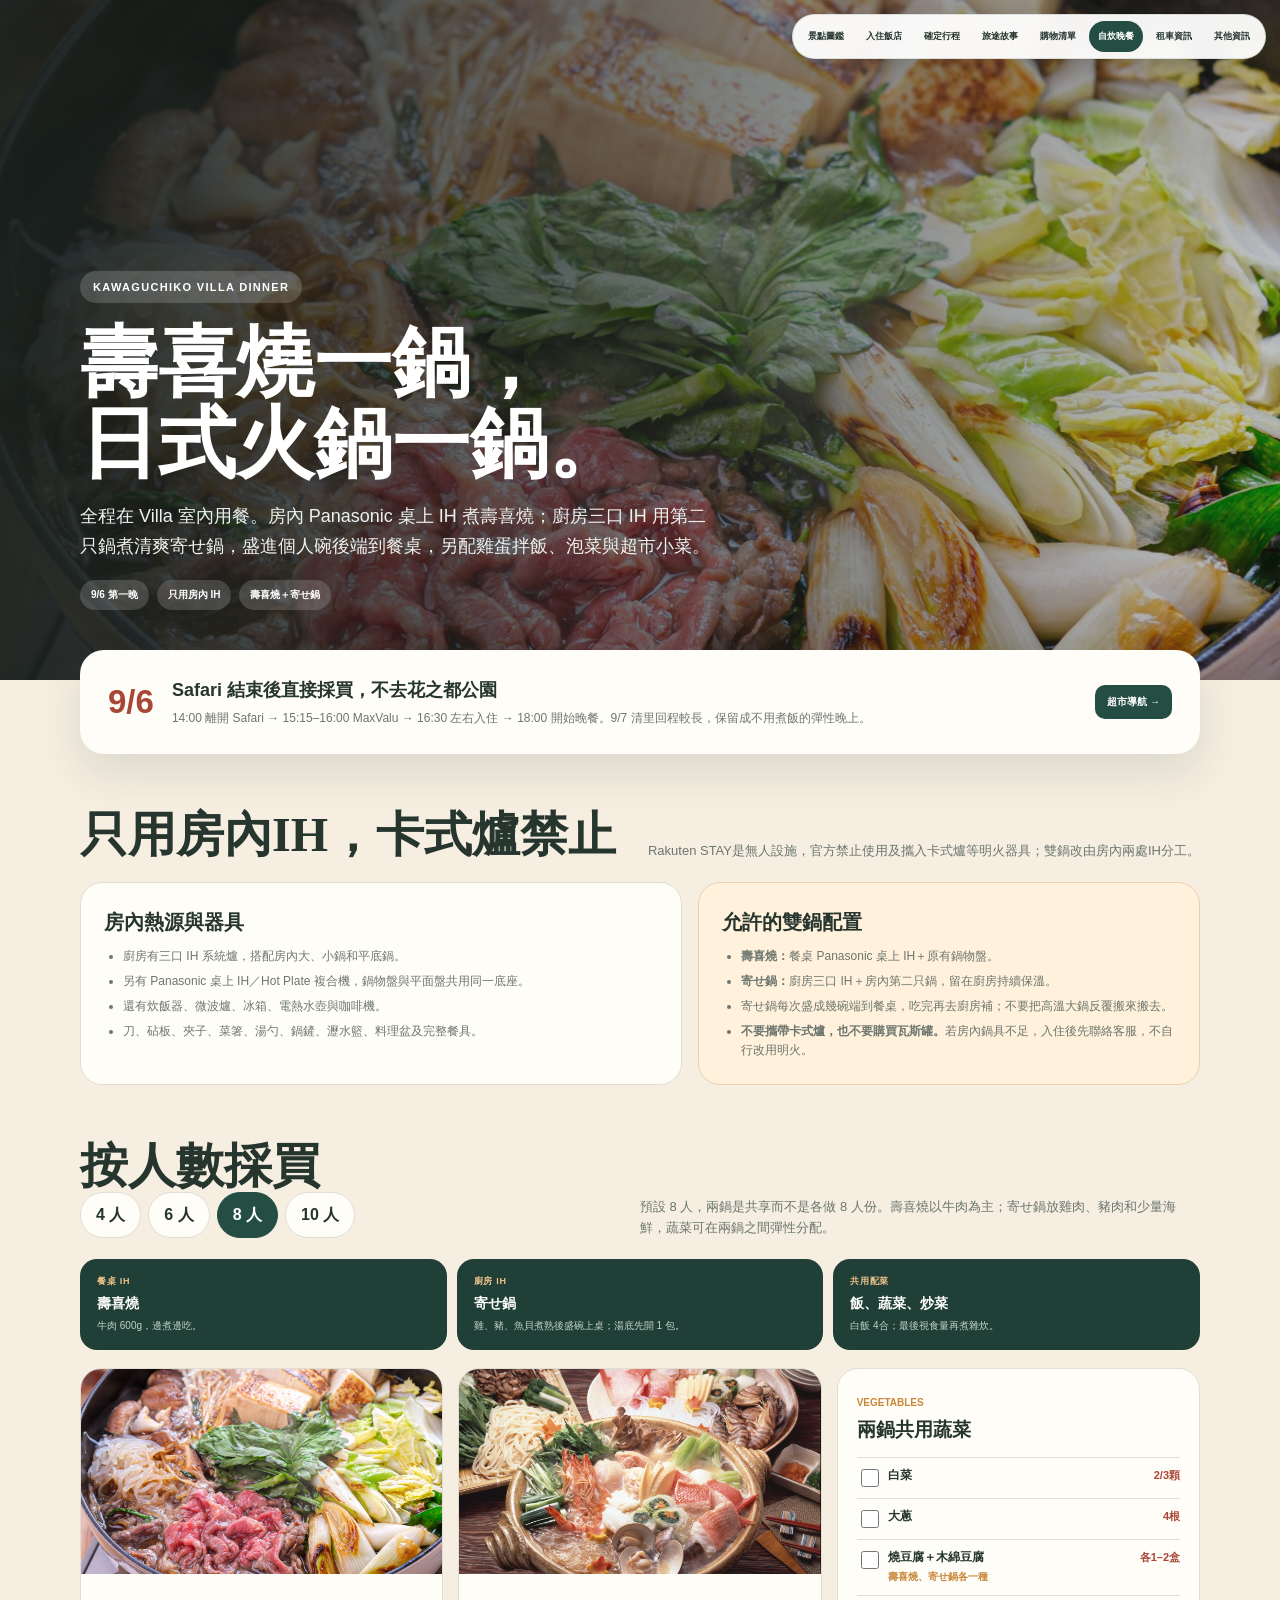
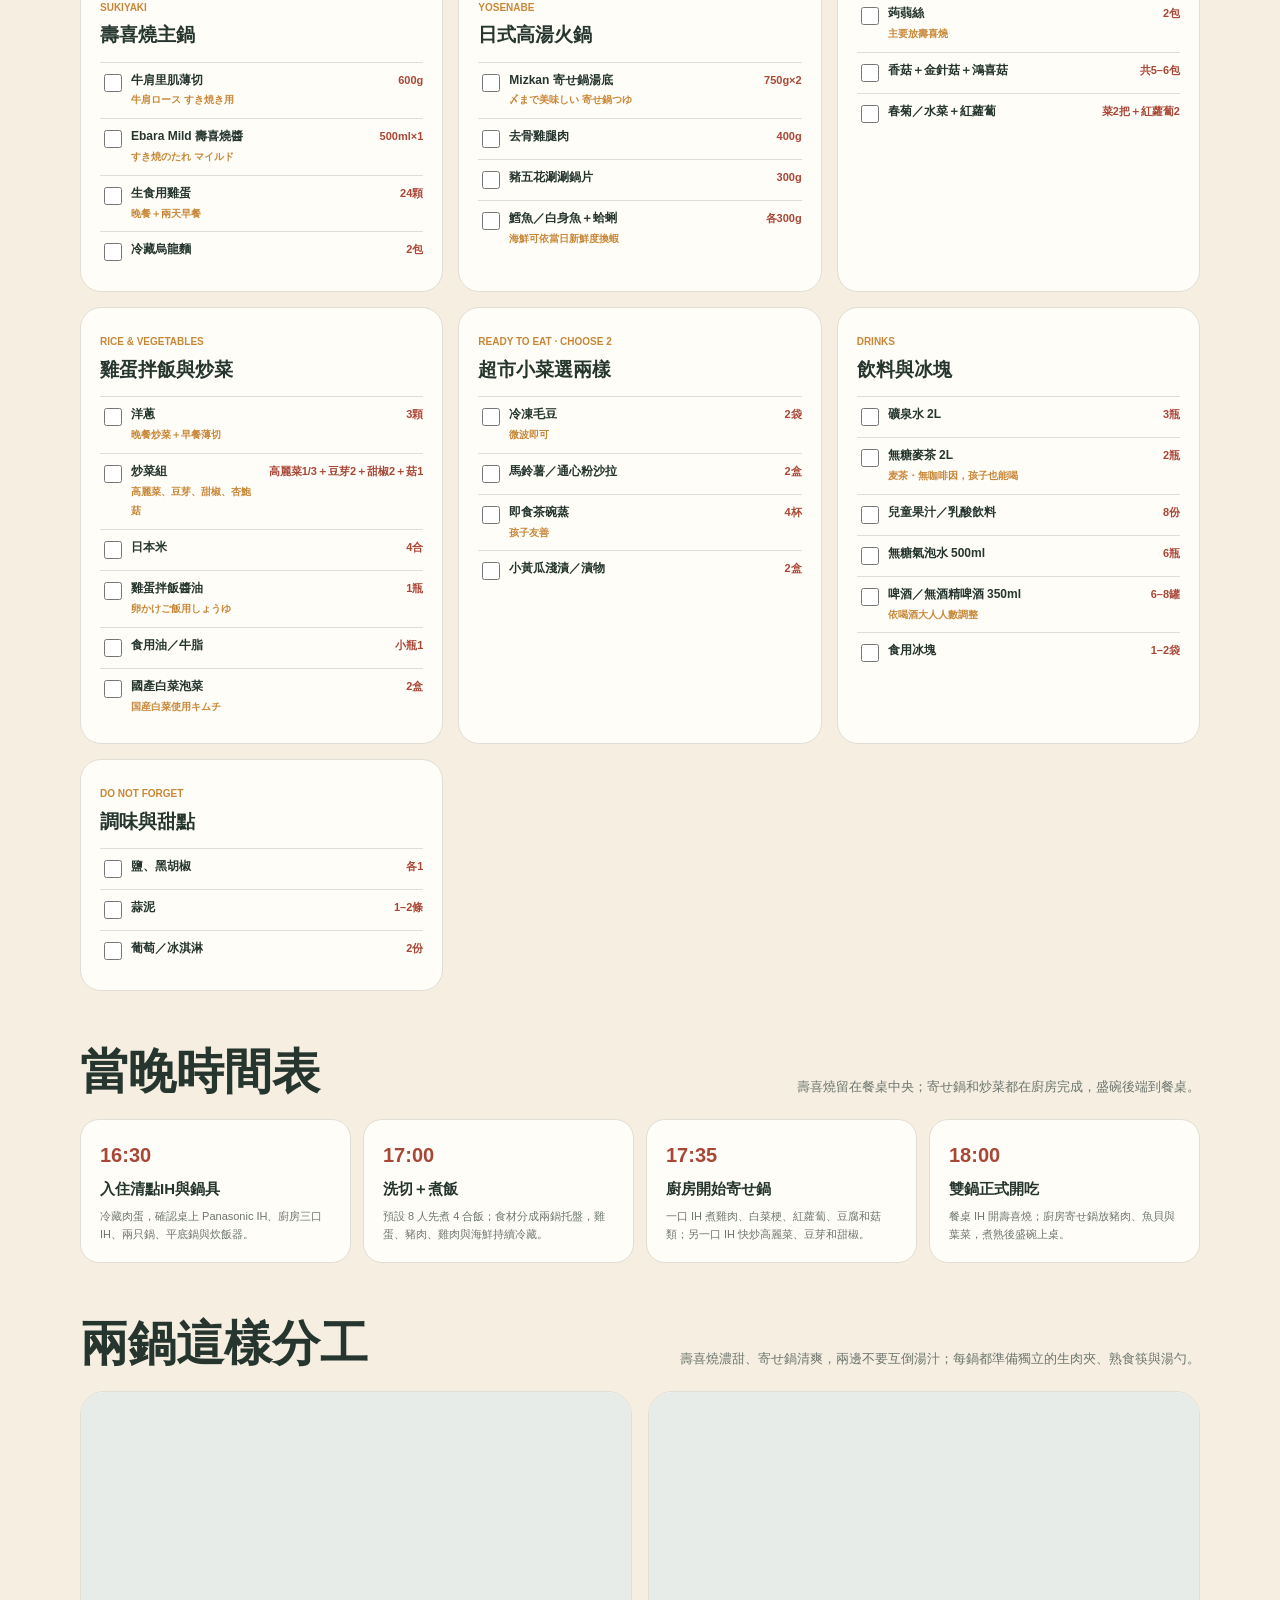
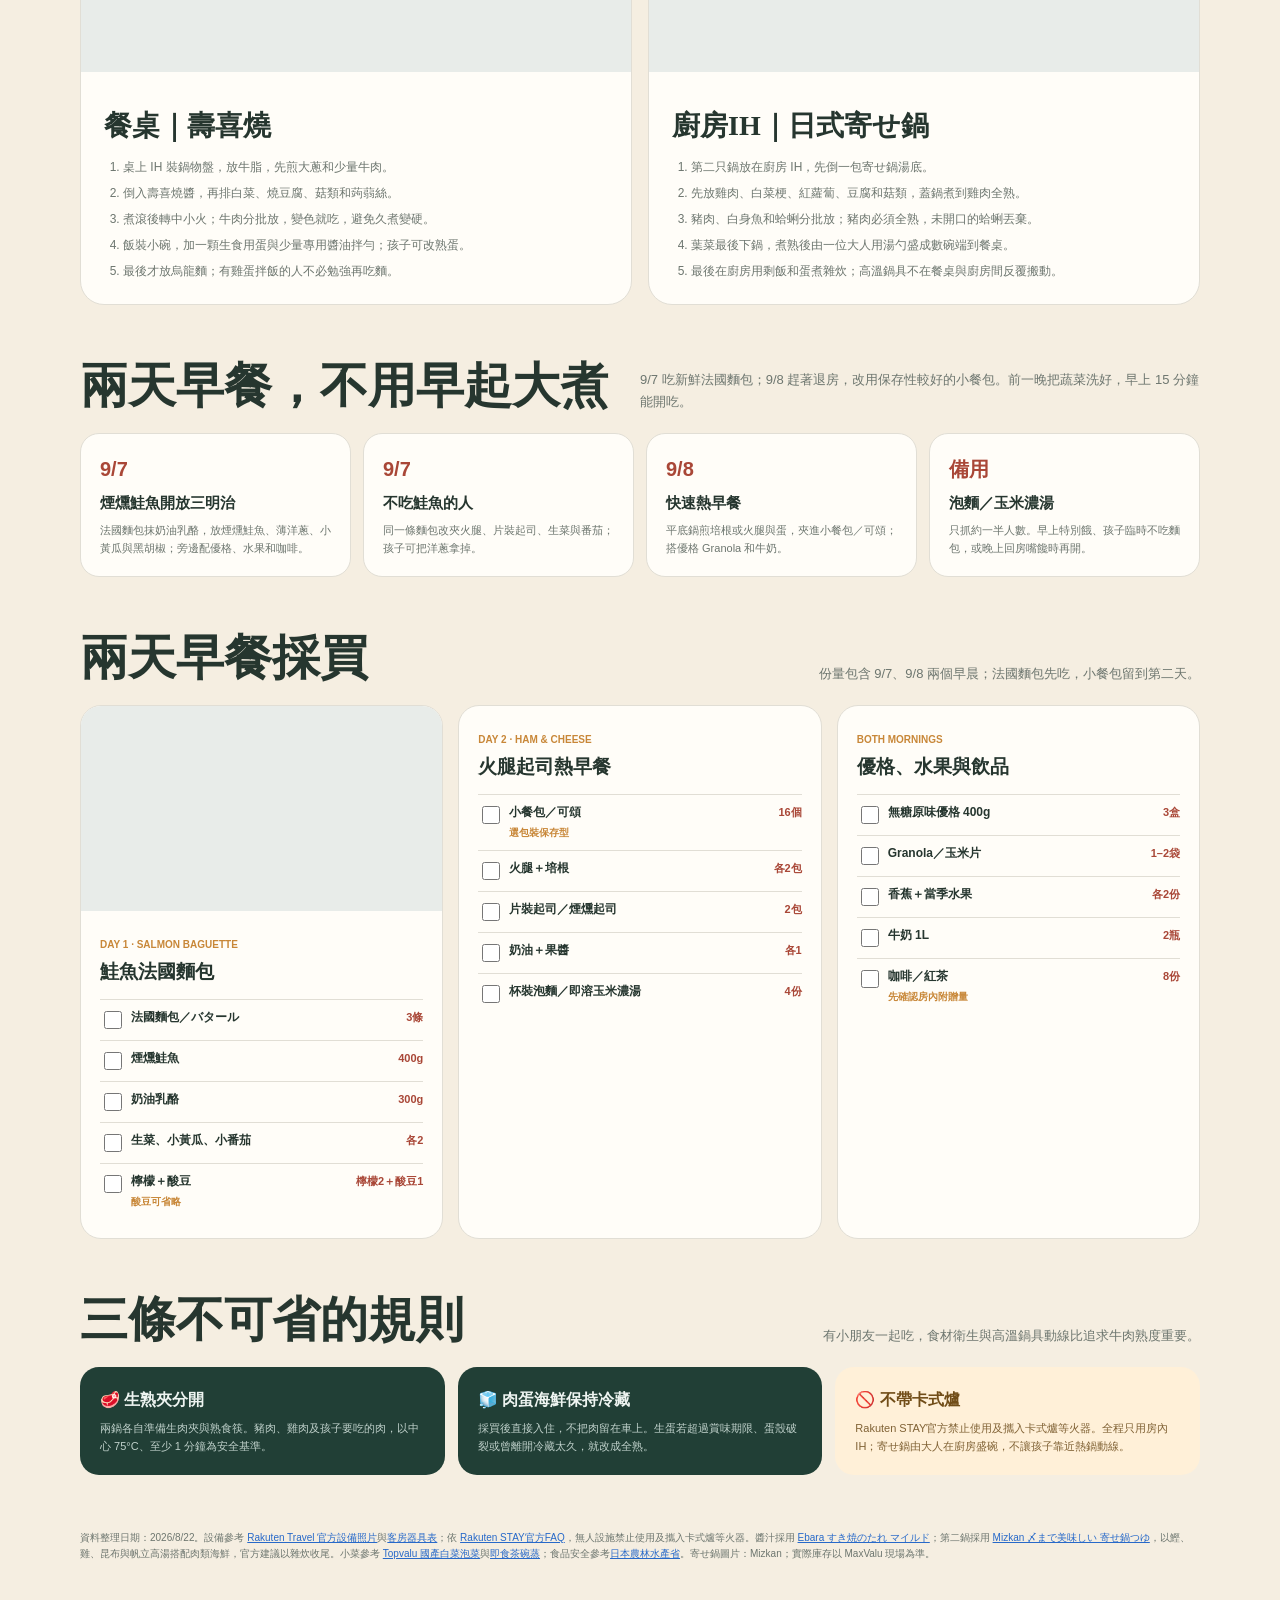
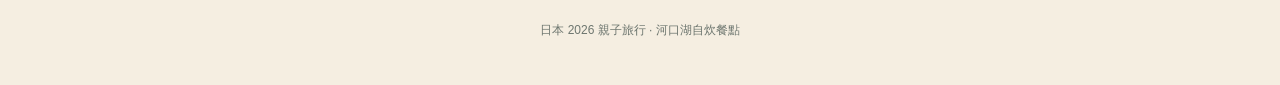
<file: cooking.html>
<!doctype html>
<html lang="zh-Hant">
<head>
  <meta charset="utf-8"><meta name="viewport" content="width=device-width,initial-scale=1"><meta name="color-scheme" content="light"><link rel="icon" href="data:,">
  <meta name="description" content="河口湖 Villa 八人自炊計畫：壽喜燒、寄せ鍋、兩天早餐與可勾選採買份量。"><link rel="stylesheet" href="assets/site-polish.css"><script defer src="assets/site-polish.js"></script>
  <title>河口湖自炊｜壽喜燒＋寄せ鍋雙鍋晚餐</title>
  <style>
    :root{--ink:#26362f;--muted:#6d766f;--cream:#f5eee1;--paper:#fffdf8;--pine:#244e43;--gold:#c88738;--red:#a94737;--line:#e1ded5;--shadow:0 18px 45px rgba(38,54,47,.12)}*{box-sizing:border-box}html{scroll-behavior:smooth}body{margin:0;background:var(--cream);color:var(--ink);font-family:-apple-system,BlinkMacSystemFont,"Noto Sans TC","PingFang TC","Microsoft JhengHei",sans-serif;line-height:1.65}a{color:inherit}.site-switch{position:fixed;top:14px;right:14px;z-index:40;display:flex;gap:4px;padding:6px;background:rgba(255,255,255,.95);border:1px solid rgba(23,51,45,.12);border-radius:999px;box-shadow:0 8px 24px rgba(23,51,45,.16);backdrop-filter:blur(10px)}.site-switch a{text-decoration:none;border-radius:999px;padding:8px 9px;font-size:9px;font-weight:900;white-space:nowrap}.site-switch a.active{background:var(--pine);color:#fff}.hero{min-height:680px;display:grid;align-items:end;color:#fff;background:linear-gradient(90deg,rgba(24,31,27,.94),rgba(24,31,27,.28)),url('assets/cooking/sukiyaki.jpg') center 48%/cover}.hero-inner,main{width:min(1120px,calc(100% - 36px));margin:0 auto}.hero-inner{padding:110px 0 70px}.eyebrow{display:inline-flex;padding:7px 13px;border-radius:999px;background:rgba(255,255,255,.17);font-size:11px;font-weight:900;letter-spacing:.12em}h1{font-family:Georgia,"Noto Serif TC",serif;font-size:clamp(43px,7vw,78px);line-height:1.03;margin:20px 0 16px}.hero p{max-width:720px;font-size:18px;color:#eef2ef}.hero-tags{display:flex;flex-wrap:wrap;gap:8px;margin-top:18px}.hero-tags span{padding:7px 11px;border-radius:999px;background:rgba(255,255,255,.16);font-size:10px;font-weight:900}.decision{position:relative;margin:-30px 0 45px;background:var(--paper);border-radius:24px;padding:25px 28px;box-shadow:var(--shadow);display:grid;grid-template-columns:auto 1fr auto;gap:18px;align-items:center}.decision .date{font-size:33px;font-weight:900;color:var(--red)}.decision h2{font-size:18px;margin:0}.decision p{font-size:12px;color:var(--muted);margin:3px 0 0}.decision a{padding:9px 12px;border-radius:10px;background:var(--pine);color:#fff;text-decoration:none;font-size:10px;font-weight:900}.section-head{display:flex;justify-content:space-between;align-items:end;gap:20px;margin:55px 0 21px}.section-head h2{font-family:Georgia,"Noto Serif TC",serif;font-size:clamp(31px,4.5vw,48px);line-height:1.08;margin:0}.section-head p{max-width:560px;margin:0;color:var(--muted);font-size:13px}.equipment{display:grid;grid-template-columns:1.2fr 1fr;gap:16px}.equip-card{background:var(--paper);border:1px solid var(--line);border-radius:22px;padding:23px}.equip-card h3{font-size:20px;margin:0 0 8px}.equip-card ul{padding-left:19px;margin:0;color:var(--muted);font-size:12px}.equip-card li+li{margin-top:5px}.equip-card.warn{background:#fff1db;border-color:#ead2ae}.serving-switch{display:flex;gap:7px;flex-wrap:wrap}.serving-switch button{border:1px solid var(--line);background:var(--paper);color:var(--ink);border-radius:999px;padding:9px 15px;font-weight:900;cursor:pointer}.serving-switch button.active{background:var(--pine);color:#fff;border-color:var(--pine)}.meal-map{display:grid;grid-template-columns:repeat(3,1fr);gap:10px;margin-top:16px}.meal-map article{background:#203f36;color:#fff;border-radius:17px;padding:15px 17px}.meal-map small{display:block;color:#ecc28a;font-size:9px;font-weight:900;letter-spacing:.08em}.meal-map b{display:block;font-size:14px;margin:3px 0}.meal-map p{margin:0;color:#c2d2cc;font-size:10px}.buy-grid{display:grid;grid-template-columns:repeat(3,1fr);gap:15px;margin-top:18px}.buy-card{background:var(--paper);border:1px solid var(--line);border-radius:21px;overflow:hidden}.buy-card img{width:100%;height:205px;object-fit:cover;display:block}.buy-body{padding:19px}.buy-card h3{font-size:19px;margin:0 0 5px}.buy-card>div>small,.buy-card small{color:var(--gold);font-size:10px;font-weight:900}.list{margin-top:11px}.item{display:grid;grid-template-columns:22px 1fr auto;gap:9px;align-items:start;padding:8px 0;border-top:1px solid var(--line);cursor:pointer}.item input{width:18px;height:18px;accent-color:var(--pine)}.item b{font-size:12px}.item span{font-size:11px;font-weight:900;color:var(--red);white-space:nowrap}.item input:checked~b{text-decoration:line-through;color:#9aa29e}.timeline{display:grid;grid-template-columns:repeat(4,1fr);gap:12px}.step{background:var(--paper);border:1px solid var(--line);border-radius:19px;padding:19px}.step time{display:block;color:var(--red);font-size:20px;font-weight:900}.step h3{font-size:15px;margin:5px 0}.step p{font-size:11px;color:var(--muted);margin:0}.acts{display:grid;grid-template-columns:1fr 1fr;gap:16px}.act{background:var(--paper);border:1px solid var(--line);border-radius:24px;overflow:hidden}.act img{width:100%;height:280px;object-fit:cover}.act-body{padding:23px}.act h3{font-family:Georgia,"Noto Serif TC",serif;font-size:28px;margin:0 0 9px}.act ol{padding-left:19px;margin:0;color:var(--muted);font-size:12px}.act li+li{margin-top:6px}.rule-grid{display:grid;grid-template-columns:repeat(3,1fr);gap:13px;margin-bottom:55px}.rule{background:#213f36;color:#eef4f1;border-radius:19px;padding:20px}.rule b{display:block;margin-bottom:5px}.rule p{font-size:11px;color:#bfd0ca;margin:0}.rain{background:#fff0d8!important;color:#714d18!important}.rain p{color:#806235!important}.sources{font-size:10px;color:var(--muted);margin-bottom:50px}.sources a{color:#2769c9}footer{text-align:center;color:var(--muted);font-size:12px;padding:8px 0 44px}.back-top{position:fixed;right:18px;bottom:18px;z-index:30;border:0;border-radius:999px;background:var(--pine);color:#fff;padding:11px 15px;font-weight:900;box-shadow:0 8px 24px rgba(23,51,45,.2);opacity:0;visibility:hidden;transition:.2s}.back-top.show{opacity:1;visibility:visible}@media(max-width:850px){.buy-grid{grid-template-columns:1fr 1fr}.meal-map{grid-template-columns:1fr}.timeline{grid-template-columns:1fr 1fr}.rule-grid{grid-template-columns:1fr}.section-head{display:block}.section-head p{margin-top:8px}}@media(max-width:620px){.site-switch{left:7px;right:7px;top:7px;overflow-x:auto;justify-content:flex-start;padding:4px}.site-switch a{padding:6px 7px;font-size:8px}.hero{min-height:600px}.decision{grid-template-columns:1fr}.decision .date{font-size:27px}.equipment,.buy-grid,.acts,.timeline{grid-template-columns:1fr}.item{grid-template-columns:22px minmax(0,1fr)}.item span{grid-column:2;white-space:normal}.buy-card img{height:230px}.act img{height:240px}}
  </style>
</head>
<body>
  <nav class="site-switch" aria-label="網站內容"><a href="./">景點圖鑑</a><a href="stays.html">入住飯店</a><a href="itinerary.html">確定行程</a><a href="stories.html">旅途故事</a><a href="shopping.html">購物清單</a><a class="active" href="cooking.html">自炊晚餐</a><a href="car-rental.html">租車資訊</a><a href="info.html">其他資訊</a></nav>
  <header class="hero"><div class="hero-inner"><span class="eyebrow">KAWAGUCHIKO VILLA DINNER</span><h1>壽喜燒一鍋，<br>日式火鍋一鍋。</h1><p>全程在 Villa 室內用餐。房內 Panasonic 桌上 IH 煮壽喜燒；廚房三口 IH 用第二只鍋煮清爽寄せ鍋，盛進個人碗後端到餐桌，另配雞蛋拌飯、泡菜與超市小菜。</p><div class="hero-tags"><span>9/6 第一晚</span><span>只用房內 IH</span><span>壽喜燒＋寄せ鍋</span></div></div></header>
  <main>
    <section class="decision"><div class="date">9/6</div><div><h2>Safari 結束後直接採買，不去花之都公園</h2><p>14:00 離開 Safari → 15:15–16:00 MaxValu → 16:30 左右入住 → 18:00 開始晚餐。9/7 清里回程較長，保留成不用煮飯的彈性晚上。</p></div><a href="https://maps.google.com/?q=MaxValu+Fuji+Kawaguchiko" target="_blank" rel="noopener">超市導航 →</a></section>

    <section><div class="section-head"><h2>只用房內IH，卡式爐禁止</h2><p>Rakuten STAY是無人設施，官方禁止使用及攜入卡式爐等明火器具；雙鍋改由房內兩處IH分工。</p></div><div class="equipment"><article class="equip-card"><h3>房內熱源與器具</h3><ul><li>廚房有三口 IH 系統爐，搭配房內大、小鍋和平底鍋。</li><li>另有 Panasonic 桌上 IH／Hot Plate 複合機，鍋物盤與平面盤共用同一底座。</li><li>還有炊飯器、微波爐、冰箱、電熱水壺與咖啡機。</li><li>刀、砧板、夾子、菜箸、湯勺、鍋鏟、瀝水籃、料理盆及完整餐具。</li></ul></article><article class="equip-card warn"><h3>允許的雙鍋配置</h3><ul><li><b>壽喜燒：</b>餐桌 Panasonic 桌上 IH＋原有鍋物盤。</li><li><b>寄せ鍋：</b>廚房三口 IH＋房內第二只鍋，留在廚房持續保溫。</li><li>寄せ鍋每次盛成幾碗端到餐桌，吃完再去廚房補；不要把高溫大鍋反覆搬來搬去。</li><li><b>不要攜帶卡式爐，也不要購買瓦斯罐。</b>若房內鍋具不足，入住後先聯絡客服，不自行改用明火。</li></ul></article></div></section>

    <section id="buy"><div class="section-head"><div><h2>按人數採買</h2><div class="serving-switch" aria-label="選擇用餐人數"><button type="button" data-people="4">4 人</button><button type="button" data-people="6">6 人</button><button class="active" type="button" data-people="8">8 人</button><button type="button" data-people="10">10 人</button></div></div><p>預設 8 人，兩鍋是共享而不是各做 8 人份。壽喜燒以牛肉為主；寄せ鍋放雞肉、豬肉和少量海鮮，蔬菜可在兩鍋之間彈性分配。</p></div><div class="meal-map" aria-label="雙鍋分工摘要"><article><small>餐桌 IH</small><b>壽喜燒</b><p>牛肉 <span data-q4="300g" data-q6="450g" data-q8="600g" data-q10="750g">600g</span>，邊煮邊吃。</p></article><article><small>廚房 IH</small><b>寄せ鍋</b><p>雞、豬、魚貝煮熟後盛碗上桌；湯底先開 1 包。</p></article><article><small>共用配菜</small><b>飯、蔬菜、炒菜</b><p>白飯 <span data-q4="2合" data-q6="3合" data-q8="4合" data-q10="5合">4合</span>；最後視食量再煮雜炊。</p></article></div><div class="buy-grid">
      <article class="buy-card"><img src="assets/cooking/sukiyaki.jpg" alt="壽喜燒牛肉與蔬菜"><div class="buy-body"><small>SUKIYAKI</small><h3>壽喜燒主鍋</h3><div class="list"><label class="item"><input type="checkbox" data-buy="suki-beef"><b>牛肩里肌薄切<br><small>牛肩ロース すき焼き用</small></b><span data-q4="300g" data-q6="450g" data-q8="600g" data-q10="750g">600g</span></label><label class="item"><input type="checkbox" data-buy="suki-tare"><b>Ebara Mild 壽喜燒醬<br><small>すき焼のたれ マイルド</small></b><span data-q4="300ml×1" data-q6="500ml×1" data-q8="500ml×1" data-q10="500ml＋200ml">500ml×1</span></label><label class="item"><input type="checkbox" data-buy="eggs"><b>生食用雞蛋<br><small>晚餐＋兩天早餐</small></b><span data-q4="12顆" data-q6="18顆" data-q8="24顆" data-q10="30顆">24顆</span></label><label class="item"><input type="checkbox" data-buy="udon"><b>冷藏烏龍麵</b><span data-q4="1包" data-q6="2包" data-q8="2包" data-q10="3包">2包</span></label></div></div></article>
      <article class="buy-card"><img src="assets/cooking/yosenabe.jpg" alt="日式寄せ鍋"><div class="buy-body"><small>YOSENABE</small><h3>日式高湯火鍋</h3><div class="list"><label class="item"><input type="checkbox" data-buy="nabe-tsuyu"><b>Mizkan 寄せ鍋湯底<br><small>〆まで美味しい 寄せ鍋つゆ</small></b><span data-q4="750g×1" data-q6="750g×1" data-q8="750g×2" data-q10="750g×2">750g×2</span></label><label class="item"><input type="checkbox" data-buy="nabe-chicken"><b>去骨雞腿肉</b><span data-q4="200g" data-q6="300g" data-q8="400g" data-q10="500g">400g</span></label><label class="item"><input type="checkbox" data-buy="nabe-pork"><b>豬五花涮涮鍋片</b><span data-q4="150g" data-q6="250g" data-q8="300g" data-q10="400g">300g</span></label><label class="item"><input type="checkbox" data-buy="nabe-seafood"><b>鱈魚／白身魚＋蛤蜊<br><small>海鮮可依當日新鮮度換蝦</small></b><span data-q4="各150g" data-q6="各200g" data-q8="各300g" data-q10="各400g">各300g</span></label></div></div></article>
      <article class="buy-card"><div class="buy-body"><small>VEGETABLES</small><h3>兩鍋共用蔬菜</h3><div class="list"><label class="item"><input type="checkbox" data-buy="hakusai"><b>白菜</b><span data-q4="1/3顆" data-q6="1/2顆" data-q8="2/3顆" data-q10="1顆">2/3顆</span></label><label class="item"><input type="checkbox" data-buy="negi"><b>大蔥</b><span data-q4="2根" data-q6="3根" data-q8="4根" data-q10="5根">4根</span></label><label class="item"><input type="checkbox" data-buy="tofu"><b>燒豆腐＋木綿豆腐<br><small>壽喜燒、寄せ鍋各一種</small></b><span data-q4="各1盒" data-q6="各1盒" data-q8="各1–2盒" data-q10="各2盒">各1–2盒</span></label><label class="item"><input type="checkbox" data-buy="shirataki"><b>蒟蒻絲<br><small>主要放壽喜燒</small></b><span data-q4="1包" data-q6="1–2包" data-q8="2包" data-q10="3包">2包</span></label><label class="item"><input type="checkbox" data-buy="suki-mushroom"><b>香菇＋金針菇＋鴻喜菇</b><span data-q4="各1包" data-q6="共4包" data-q8="共5–6包" data-q10="共7包">共5–6包</span></label><label class="item"><input type="checkbox" data-buy="shungiku"><b>春菊／水菜＋紅蘿蔔</b><span data-q4="菜1把＋紅蘿蔔1" data-q6="菜2把＋紅蘿蔔1" data-q8="菜2把＋紅蘿蔔2" data-q10="菜3把＋紅蘿蔔2">菜2把＋紅蘿蔔2</span></label></div></div></article>
      <article class="buy-card"><div class="buy-body"><small>RICE &amp; VEGETABLES</small><h3>雞蛋拌飯與炒菜</h3><div class="list"><label class="item"><input type="checkbox" data-buy="onion"><b>洋蔥<br><small>晚餐炒菜＋早餐薄切</small></b><span data-q4="2顆" data-q6="2顆" data-q8="3顆" data-q10="4顆">3顆</span></label><label class="item"><input type="checkbox" data-buy="stir-veg"><b>炒菜組<br><small>高麗菜、豆芽、甜椒、杏鮑菇</small></b><span data-q4="高麗菜1/4＋其餘各1" data-q6="高麗菜1/4＋豆芽2＋其餘各1" data-q8="高麗菜1/3＋豆芽2＋甜椒2＋菇1" data-q10="高麗菜1/2＋豆芽2＋其餘各2">高麗菜1/3＋豆芽2＋甜椒2＋菇1</span></label><label class="item"><input type="checkbox" data-buy="rice"><b>日本米</b><span data-q4="2合" data-q6="3合" data-q8="4合" data-q10="5合">4合</span></label><label class="item"><input type="checkbox" data-buy="tkg-soy"><b>雞蛋拌飯醬油<br><small>卵かけご飯用しょうゆ</small></b><span data-q4="1瓶" data-q6="1瓶" data-q8="1瓶" data-q10="1瓶">1瓶</span></label><label class="item"><input type="checkbox" data-buy="oil"><b>食用油／牛脂</b><span data-q4="小瓶1" data-q6="小瓶1" data-q8="小瓶1" data-q10="小瓶1">小瓶1</span></label><label class="item"><input type="checkbox" data-buy="kimchi"><b>國產白菜泡菜<br><small>国産白菜使用キムチ</small></b><span data-q4="1盒" data-q6="1盒" data-q8="2盒" data-q10="2盒">2盒</span></label></div></div></article>
      <article class="buy-card"><div class="buy-body"><small>READY TO EAT · CHOOSE 2</small><h3>超市小菜選兩樣</h3><div class="list"><label class="item"><input type="checkbox" data-buy="edamame"><b>冷凍毛豆<br><small>微波即可</small></b><span data-q4="1袋" data-q6="1袋" data-q8="2袋" data-q10="2袋">2袋</span></label><label class="item"><input type="checkbox" data-buy="potato-salad"><b>馬鈴薯／通心粉沙拉</b><span data-q4="1盒" data-q6="1–2盒" data-q8="2盒" data-q10="2–3盒">2盒</span></label><label class="item"><input type="checkbox" data-buy="chawanmushi"><b>即食茶碗蒸<br><small>孩子友善</small></b><span data-q4="2杯" data-q6="3杯" data-q8="4杯" data-q10="5杯">4杯</span></label><label class="item"><input type="checkbox" data-buy="pickles"><b>小黃瓜淺漬／漬物</b><span data-q4="1盒" data-q6="1盒" data-q8="2盒" data-q10="2盒">2盒</span></label></div></div></article>
      <article class="buy-card"><div class="buy-body"><small>DRINKS</small><h3>飲料與冰塊</h3><div class="list"><label class="item"><input type="checkbox" data-buy="water"><b>礦泉水 2L</b><span data-q4="2瓶" data-q6="2瓶" data-q8="3瓶" data-q10="4瓶">3瓶</span></label><label class="item"><input type="checkbox" data-buy="barley-tea"><b>無糖麥茶 2L<br><small>麦茶・無咖啡因，孩子也能喝</small></b><span data-q4="1瓶" data-q6="2瓶" data-q8="2瓶" data-q10="3瓶">2瓶</span></label><label class="item"><input type="checkbox" data-buy="kids-juice"><b>兒童果汁／乳酸飲料</b><span data-q4="4份" data-q6="6份" data-q8="8份" data-q10="10份">8份</span></label><label class="item"><input type="checkbox" data-buy="sparkling"><b>無糖氣泡水 500ml</b><span data-q4="2瓶" data-q6="4瓶" data-q8="6瓶" data-q10="8瓶">6瓶</span></label><label class="item"><input type="checkbox" data-buy="beer"><b>啤酒／無酒精啤酒 350ml<br><small>依喝酒大人人數調整</small></b><span data-q4="4罐" data-q6="6罐" data-q8="6–8罐" data-q10="8–10罐">6–8罐</span></label><label class="item"><input type="checkbox" data-buy="ice"><b>食用冰塊</b><span data-q4="1袋" data-q6="1袋" data-q8="1–2袋" data-q10="2袋">1–2袋</span></label></div></div></article>
      <article class="buy-card"><div class="buy-body"><small>DO NOT FORGET</small><h3>調味與甜點</h3><div class="list"><label class="item"><input type="checkbox" data-buy="salt"><b>鹽、黑胡椒</b><span data-q4="各1" data-q6="各1" data-q8="各1" data-q10="各1">各1</span></label><label class="item"><input type="checkbox" data-buy="garlic"><b>蒜泥</b><span data-q4="1條" data-q6="1條" data-q8="1–2條" data-q10="2條">1–2條</span></label><label class="item"><input type="checkbox" data-buy="dessert"><b>葡萄／冰淇淋</b><span data-q4="1份" data-q6="1–2份" data-q8="2份" data-q10="2–3份">2份</span></label></div></div></article>
    </div></section>

    <section><div class="section-head"><h2>當晚時間表</h2><p>壽喜燒留在餐桌中央；寄せ鍋和炒菜都在廚房完成，盛碗後端到餐桌。</p></div><div class="timeline"><article class="step"><time>16:30</time><h3>入住清點IH與鍋具</h3><p>冷藏肉蛋，確認桌上 Panasonic IH、廚房三口 IH、兩只鍋、平底鍋與炊飯器。</p></article><article class="step"><time>17:00</time><h3>洗切＋煮飯</h3><p>預設 8 人先煮 4 合飯；食材分成兩鍋托盤，雞蛋、豬肉、雞肉與海鮮持續冷藏。</p></article><article class="step"><time>17:35</time><h3>廚房開始寄せ鍋</h3><p>一口 IH 煮雞肉、白菜梗、紅蘿蔔、豆腐和菇類；另一口 IH 快炒高麗菜、豆芽和甜椒。</p></article><article class="step"><time>18:00</time><h3>雙鍋正式開吃</h3><p>餐桌 IH 開壽喜燒；廚房寄せ鍋放豬肉、魚貝與葉菜，煮熟後盛碗上桌。</p></article></div></section>

    <section><div class="section-head"><h2>兩鍋這樣分工</h2><p>壽喜燒濃甜、寄せ鍋清爽，兩邊不要互倒湯汁；每鍋都準備獨立的生肉夾、熟食筷與湯勺。</p></div><div class="acts"><article class="act"><img src="assets/cooking/sukiyaki.jpg" alt="壽喜燒參考"><div class="act-body"><h3>餐桌｜壽喜燒</h3><ol><li>桌上 IH 裝鍋物盤，放牛脂，先煎大蔥和少量牛肉。</li><li>倒入壽喜燒醬，再排白菜、燒豆腐、菇類和蒟蒻絲。</li><li>煮滾後轉中小火；牛肉分批放，變色就吃，避免久煮變硬。</li><li>飯裝小碗，加一顆生食用蛋與少量專用醬油拌勻；孩子可改熟蛋。</li><li>最後才放烏龍麵；有雞蛋拌飯的人不必勉強再吃麵。</li></ol></div></article><article class="act"><img src="assets/cooking/yosenabe.jpg" alt="日式寄せ鍋參考"><div class="act-body"><h3>廚房IH｜日式寄せ鍋</h3><ol><li>第二只鍋放在廚房 IH，先倒一包寄せ鍋湯底。</li><li>先放雞肉、白菜梗、紅蘿蔔、豆腐和菇類，蓋鍋煮到雞肉全熟。</li><li>豬肉、白身魚和蛤蜊分批放；豬肉必須全熟，未開口的蛤蜊丟棄。</li><li>葉菜最後下鍋，煮熟後由一位大人用湯勺盛成數碗端到餐桌。</li><li>最後在廚房用剩飯和蛋煮雜炊；高溫鍋具不在餐桌與廚房間反覆搬動。</li></ol></div></article></div></section>

    <section id="breakfast"><div class="section-head"><h2>兩天早餐，不用早起大煮</h2><p>9/7 吃新鮮法國麵包；9/8 趕著退房，改用保存性較好的小餐包。前一晚把蔬菜洗好，早上 15 分鐘能開吃。</p></div><div class="timeline"><article class="step"><time>9/7</time><h3>煙燻鮭魚開放三明治</h3><p>法國麵包抹奶油乳酪，放煙燻鮭魚、薄洋蔥、小黃瓜與黑胡椒；旁邊配優格、水果和咖啡。</p></article><article class="step"><time>9/7</time><h3>不吃鮭魚的人</h3><p>同一條麵包改夾火腿、片裝起司、生菜與番茄；孩子可把洋蔥拿掉。</p></article><article class="step"><time>9/8</time><h3>快速熱早餐</h3><p>平底鍋煎培根或火腿與蛋，夾進小餐包／可頌；搭優格 Granola 和牛奶。</p></article><article class="step"><time>備用</time><h3>泡麵／玉米濃湯</h3><p>只抓約一半人數。早上特別餓、孩子臨時不吃麵包，或晚上回房嘴饞時再開。</p></article></div></section>

    <section id="breakfast-buy"><div class="section-head"><h2>兩天早餐採買</h2><p>份量包含 9/7、9/8 兩個早晨；法國麵包先吃，小餐包留到第二天。</p></div><div class="buy-grid">
      <article class="buy-card"><img src="assets/cooking/salmon-baguette.jpg" alt="煙燻鮭魚法國麵包早餐"><div class="buy-body"><small>DAY 1 · SALMON BAGUETTE</small><h3>鮭魚法國麵包</h3><div class="list"><label class="item"><input type="checkbox" data-buy="baguette"><b>法國麵包／バタール</b><span data-q4="2條" data-q6="2條" data-q8="3條" data-q10="4條">3條</span></label><label class="item"><input type="checkbox" data-buy="smoked-salmon"><b>煙燻鮭魚</b><span data-q4="200g" data-q6="300g" data-q8="400g" data-q10="500g">400g</span></label><label class="item"><input type="checkbox" data-buy="cream-cheese"><b>奶油乳酪</b><span data-q4="150g" data-q6="200g" data-q8="300g" data-q10="400g">300g</span></label><label class="item"><input type="checkbox" data-buy="salad-veg"><b>生菜、小黃瓜、小番茄</b><span data-q4="各1" data-q6="各1–2" data-q8="各2" data-q10="各2–3">各2</span></label><label class="item"><input type="checkbox" data-buy="lemon-capers"><b>檸檬＋酸豆<br><small>酸豆可省略</small></b><span data-q4="各1" data-q6="各1" data-q8="檸檬2＋酸豆1" data-q10="各2">檸檬2＋酸豆1</span></label></div></div></article>
      <article class="buy-card"><div class="buy-body"><small>DAY 2 · HAM &amp; CHEESE</small><h3>火腿起司熱早餐</h3><div class="list"><label class="item"><input type="checkbox" data-buy="rolls"><b>小餐包／可頌<br><small>選包裝保存型</small></b><span data-q4="8個" data-q6="12個" data-q8="16個" data-q10="20個">16個</span></label><label class="item"><input type="checkbox" data-buy="ham"><b>火腿＋培根</b><span data-q4="各1包" data-q6="各1–2包" data-q8="各2包" data-q10="各2–3包">各2包</span></label><label class="item"><input type="checkbox" data-buy="sliced-cheese"><b>片裝起司／煙燻起司</b><span data-q4="1包" data-q6="1–2包" data-q8="2包" data-q10="2–3包">2包</span></label><label class="item"><input type="checkbox" data-buy="butter-jam"><b>奶油＋果醬</b><span data-q4="各1" data-q6="各1" data-q8="各1" data-q10="各1–2">各1</span></label><label class="item"><input type="checkbox" data-buy="backup-noodles"><b>杯裝泡麵／即溶玉米濃湯</b><span data-q4="2份" data-q6="3份" data-q8="4份" data-q10="5份">4份</span></label></div></div></article>
      <article class="buy-card"><div class="buy-body"><small>BOTH MORNINGS</small><h3>優格、水果與飲品</h3><div class="list"><label class="item"><input type="checkbox" data-buy="yogurt"><b>無糖原味優格 400g</b><span data-q4="2盒" data-q6="3盒" data-q8="3盒" data-q10="4盒">3盒</span></label><label class="item"><input type="checkbox" data-buy="granola"><b>Granola／玉米片</b><span data-q4="1袋" data-q6="1袋" data-q8="1–2袋" data-q10="2袋">1–2袋</span></label><label class="item"><input type="checkbox" data-buy="breakfast-fruit"><b>香蕉＋當季水果</b><span data-q4="各1份" data-q6="各1–2份" data-q8="各2份" data-q10="各2–3份">各2份</span></label><label class="item"><input type="checkbox" data-buy="milk"><b>牛奶 1L</b><span data-q4="1瓶" data-q6="2瓶" data-q8="2瓶" data-q10="3瓶">2瓶</span></label><label class="item"><input type="checkbox" data-buy="coffee"><b>咖啡／紅茶<br><small>先確認房內附贈量</small></b><span data-q4="4份" data-q6="6份" data-q8="8份" data-q10="10份">8份</span></label></div></div></article>
    </div></section>

    <section><div class="section-head"><h2>三條不可省的規則</h2><p>有小朋友一起吃，食材衛生與高溫鍋具動線比追求牛肉熟度重要。</p></div><div class="rule-grid"><article class="rule"><b>🥩 生熟夾分開</b><p>兩鍋各自準備生肉夾與熟食筷。豬肉、雞肉及孩子要吃的肉，以中心 75°C、至少 1 分鐘為安全基準。</p></article><article class="rule"><b>🧊 肉蛋海鮮保持冷藏</b><p>採買後直接入住，不把肉留在車上。生蛋若超過賞味期限、蛋殼破裂或曾離開冷藏太久，就改成全熟。</p></article><article class="rule rain"><b>🚫 不帶卡式爐</b><p>Rakuten STAY官方禁止使用及攜入卡式爐等火器。全程只用房內IH；寄せ鍋由大人在廚房盛碗，不讓孩子靠近熱鍋動線。</p></article></div></section>
    <p class="sources">資料整理日期：2026/8/22。設備參考 <a href="https://travel.rakuten.co.jp/HOTEL/170761/gallery.html" target="_blank" rel="noopener">Rakuten Travel 官方設備照片</a>與<a href="https://travel.rakuten.co.jp/HOTEL/170761/CUSTOM/GW170761211109171110.html" target="_blank" rel="noopener">客房器具表</a>；依 <a href="https://rakutenstay.zendesk.com/hc/ja/articles/9293680333711-%E5%8D%93%E4%B8%8A%E3%82%B3%E3%83%B3%E3%83%AD-%E3%82%AB%E3%82%BB%E3%83%83%E3%83%88%E3%83%9C%E3%83%B3%E3%83%99-%E3%81%AF%E3%81%82%E3%82%8A%E3%81%BE%E3%81%99%E3%81%8B" target="_blank" rel="noopener">Rakuten STAY官方FAQ</a>，無人設施禁止使用及攜入卡式爐等火器。醬汁採用 <a href="https://www.ebarafoods.com/products/detail/SM500.html" target="_blank" rel="noopener">Ebara すき焼のたれ マイルド</a>；第二鍋採用 <a href="https://www.mizkan.co.jp/product/group/?gid=07100" target="_blank" rel="noopener">Mizkan 〆まで美味しい 寄せ鍋つゆ</a>，以鰹、雞、昆布與帆立高湯搭配肉類海鮮，官方建議以雜炊收尾。小菜參考 <a href="https://www.topvalu.net/items/detail/4549741936538/" target="_blank" rel="noopener">Topvalu 國產白菜泡菜</a>與<a href="https://www.topvalu.net/items/detail/4902121364503/" target="_blank" rel="noopener">即食茶碗蒸</a>；食品安全參考<a href="https://www.maff.go.jp/j/pr/aff/2212/pdf/aff2212-02.pdf" target="_blank" rel="noopener">日本農林水產省</a>。寄せ鍋圖片：Mizkan；實際庫存以 MaxValu 現場為準。</p>
  </main>
  <footer>日本 2026 親子旅行 · 河口湖自炊餐點</footer>
  <button class="back-top" type="button" aria-label="回到頁面最上方">↑ 回到最上方</button>
  <script>
    const peopleButtons=[...document.querySelectorAll('[data-people]')];
    const quantities=[...document.querySelectorAll('[data-q4]')];
    const buyBoxes=[...document.querySelectorAll('[data-buy]')];
    const saved=JSON.parse(localStorage.getItem('jp-cooking-2026')||'{}');
    function setPeople(n){peopleButtons.forEach(b=>{const active=b.dataset.people===String(n);b.classList.toggle('active',active);b.setAttribute('aria-pressed',String(active))});quantities.forEach(q=>q.textContent=q.dataset['q'+n]);saved.people=n;localStorage.setItem('jp-cooking-2026',JSON.stringify(saved))}
    peopleButtons.forEach(b=>b.addEventListener('click',()=>setPeople(b.dataset.people)));
    buyBoxes.forEach(box=>{box.checked=!!saved[box.dataset.buy];box.addEventListener('change',()=>{saved[box.dataset.buy]=box.checked;localStorage.setItem('jp-cooking-2026',JSON.stringify(saved))})});
    setPeople(saved.people||8);
    const backTop=document.querySelector('.back-top');addEventListener('scroll',()=>backTop.classList.toggle('show',scrollY>600),{passive:true});backTop.addEventListener('click',()=>scrollTo({top:0,behavior:'smooth'}));
  </script>
</body>
</html>
</file>
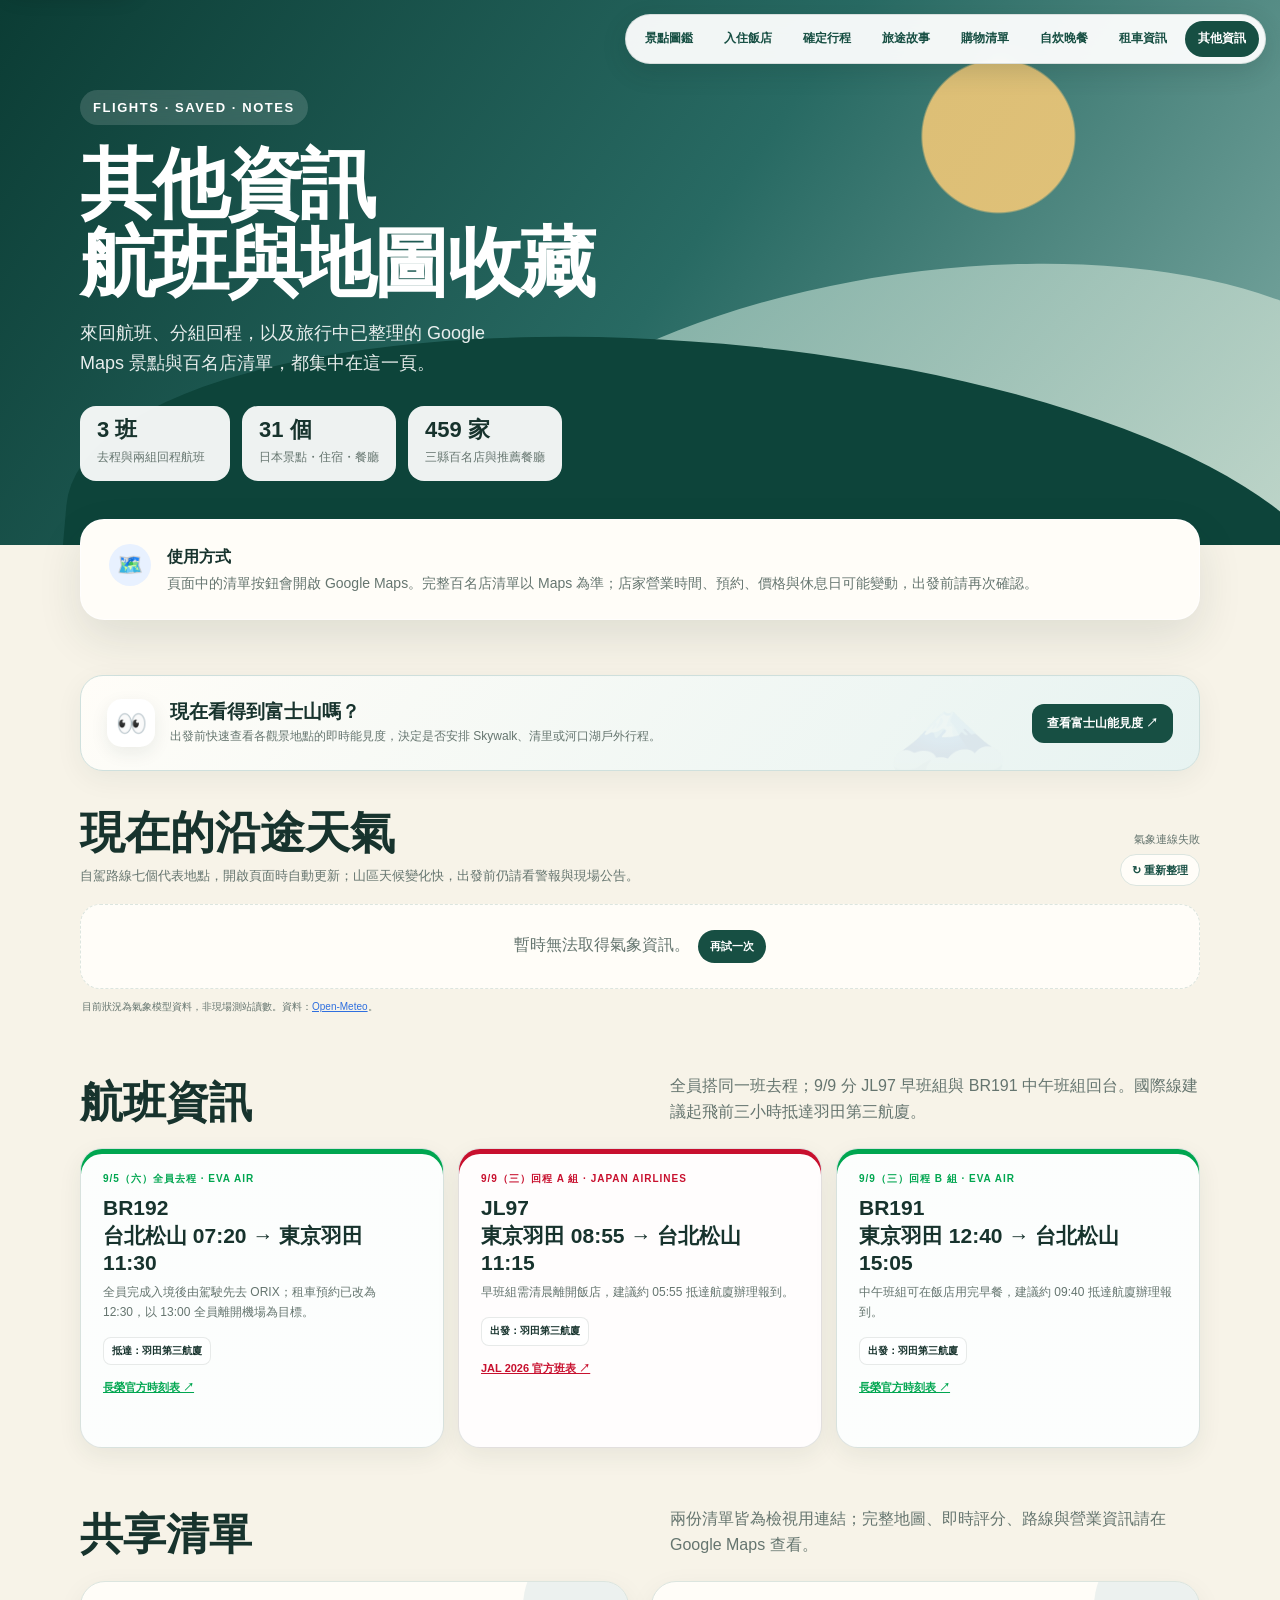
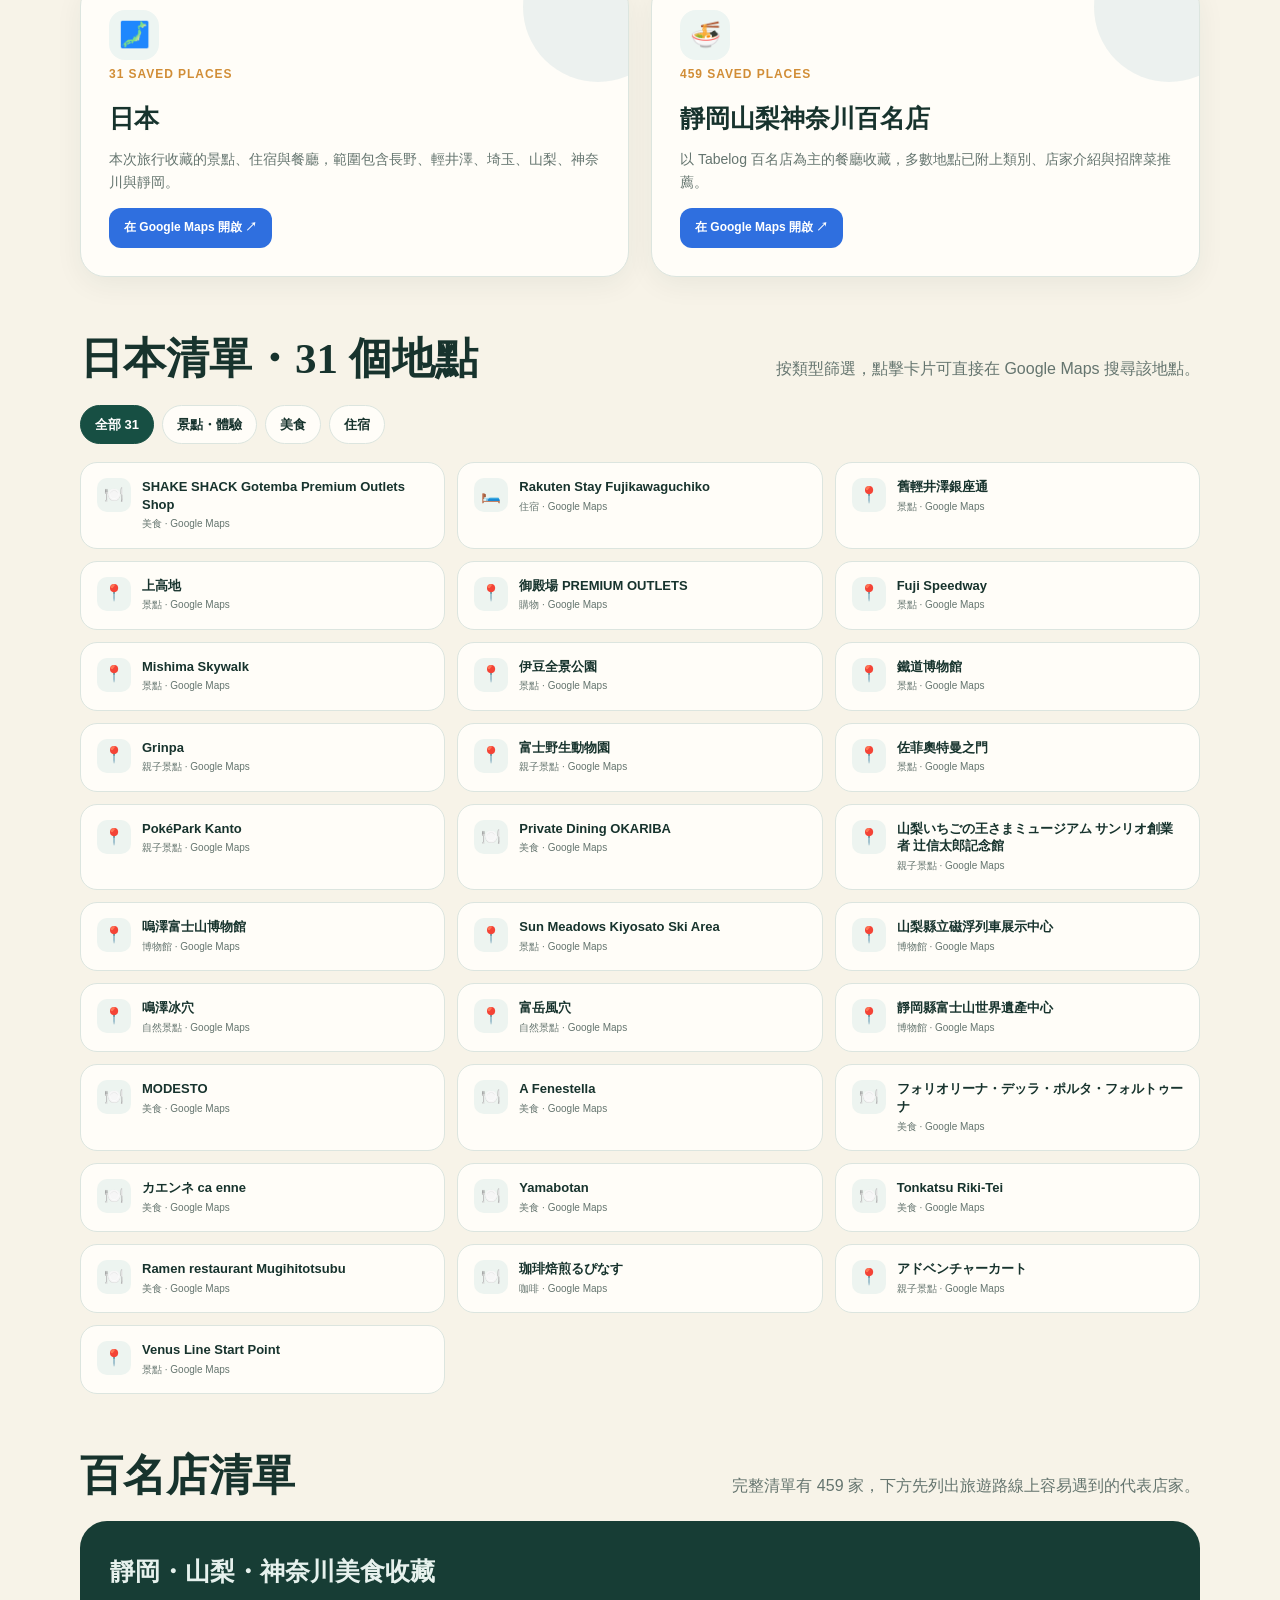
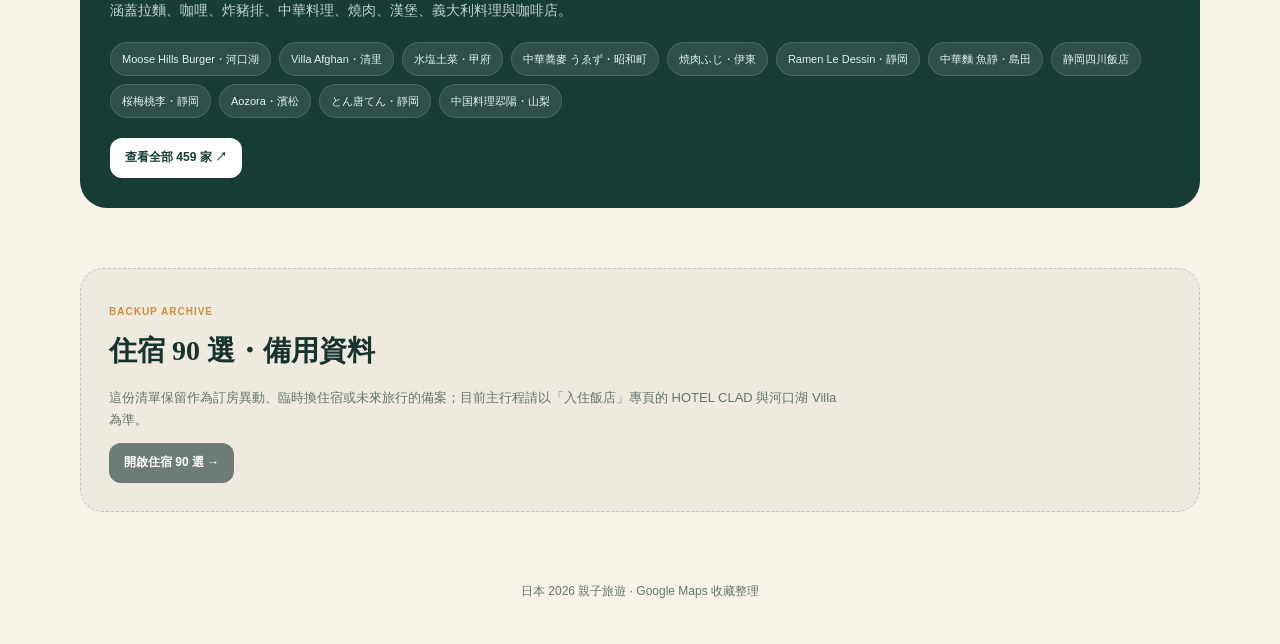
<file: info.html>
<!doctype html>
<html lang="zh-Hant">
<head>
  <meta charset="utf-8">
  <meta name="viewport" content="width=device-width,initial-scale=1">
  <meta name="color-scheme" content="light">
  <link rel="icon" href="data:,">
  <meta name="description" content="日本 2026 親子旅行航班、Google Maps 收藏與重要補充資訊。"><link rel="stylesheet" href="assets/site-polish.css"><script defer src="assets/site-polish.js"></script>
  <title>其他資訊｜日本 2026 親子旅遊</title>
  <style>
    :root{--ink:#17332d;--muted:#65756f;--cream:#f7f3e8;--paper:#fffdf8;--pine:#174f43;--lake:#347f91;--gold:#d18d36;--line:#dce5df;--shadow:0 18px 45px rgba(23,51,45,.11)}
    *{box-sizing:border-box}html{scroll-behavior:smooth}body{margin:0;background:var(--cream);color:var(--ink);font-family:-apple-system,BlinkMacSystemFont,"Noto Sans TC","PingFang TC","Microsoft JhengHei",sans-serif;line-height:1.65}a{color:inherit}
    .site-switch{position:fixed;top:14px;right:14px;z-index:30;display:flex;gap:5px;padding:6px;background:rgba(255,255,255,.94);border:1px solid rgba(23,51,45,.12);border-radius:999px;box-shadow:0 8px 24px rgba(23,51,45,.16);backdrop-filter:blur(10px)}.site-switch a{color:var(--pine);text-decoration:none;border-radius:999px;padding:8px 13px;font-size:12px;font-weight:900;white-space:nowrap}.site-switch a.active{background:var(--pine);color:#fff}
    .hero{min-height:540px;display:grid;align-items:end;position:relative;overflow:hidden;color:#fff;background:radial-gradient(circle at 78% 25%,rgba(239,199,119,.9) 0 7%,transparent 7.2%),linear-gradient(125deg,#0b3c34 0%,#286a63 52%,#80aca5 100%)}.hero:before{content:"";position:absolute;inset:auto -10% -28% 35%;height:78%;border-radius:50% 50% 0 0;background:linear-gradient(145deg,#8fbbb1,#d9e6d8);transform:rotate(-8deg);opacity:.82}.hero:after{content:"";position:absolute;inset:auto -5% -43% 5%;height:80%;border-radius:50% 50% 0 0;background:#0d443a;transform:rotate(5deg)}
    .hero-inner{position:relative;z-index:2;width:min(1120px,calc(100% - 36px));margin:0 auto;padding:90px 0 64px}.eyebrow{display:inline-flex;padding:7px 13px;border-radius:999px;background:rgba(255,255,255,.15);backdrop-filter:blur(8px);font-size:13px;font-weight:900;letter-spacing:.12em}h1{font-family:Georgia,"Noto Serif TC",serif;font-size:clamp(42px,7vw,76px);line-height:1.03;letter-spacing:-.035em;margin:20px 0 17px}.hero p{font-size:18px;max-width:720px;color:rgba(255,255,255,.9);margin:0}.stats{display:flex;flex-wrap:wrap;gap:12px;margin-top:28px}.stat{background:rgba(255,255,255,.93);color:var(--ink);border-radius:16px;padding:12px 17px;min-width:150px}.stat b{display:block;font-size:22px;line-height:1.1}.stat span{font-size:12px;color:var(--muted)}
    main{width:min(1120px,calc(100% - 36px));margin:0 auto}.notice{margin:-26px 0 55px;position:relative;z-index:3;background:var(--paper);border:1px solid rgba(255,255,255,.8);border-radius:24px;box-shadow:var(--shadow);padding:24px 28px;display:flex;gap:16px}.notice-icon{width:42px;height:42px;flex:0 0 42px;border-radius:50%;display:grid;place-items:center;background:#e8f1ff;font-size:21px}.notice strong{display:block}.notice p{margin:2px 0 0;color:var(--muted);font-size:14px}.section-head{display:flex;align-items:end;justify-content:space-between;gap:20px;margin:58px 0 22px}.section-head h2{font-family:Georgia,"Noto Serif TC",serif;font-size:clamp(28px,4vw,43px);line-height:1.1;margin:0}.section-head p{max-width:530px;margin:0;color:var(--muted)}.flight-grid{display:grid;grid-template-columns:repeat(3,1fr);gap:14px}.flight-card{--brand:#00a650;min-height:300px;color:var(--ink);border:1px solid rgba(23,51,45,.12);border-radius:22px;padding:22px;background-color:#f4faf7;background-image:linear-gradient(rgba(255,255,255,.76),rgba(255,255,255,.76)),var(--logo);background-repeat:no-repeat;background-position:center,center 68%;background-size:cover,82% auto;box-shadow:inset 0 5px 0 var(--brand),0 8px 25px rgba(23,51,45,.07)}.flight-card.eva{--logo:url('https://upload.wikimedia.org/wikipedia/commons/c/cf/Logo_EVA_Air.svg')}.flight-card.jal{--brand:#c8102e;--logo:url('https://upload.wikimedia.org/wikipedia/commons/9/9f/Japan_Airlines_Wordmark_%282011%29.svg');background-color:#fff7f7}.flight-card small{display:block;color:var(--brand);font-size:10px;font-weight:900;letter-spacing:.1em}.flight-card h3{font-size:21px;line-height:1.3;margin:7px 0}.flight-card p{color:var(--muted);font-size:12px;margin:0 0 13px}.flight-card .terminal{display:inline-block;background:rgba(255,255,255,.75);border:1px solid rgba(23,51,45,.1);border-radius:8px;padding:5px 8px;font-size:10px;font-weight:800}.flight-card a{display:block;color:var(--brand);font-size:11px;font-weight:900;margin-top:13px}
    .weather-block{margin-bottom:20px}.weather-top{display:flex;justify-content:space-between;align-items:end;gap:18px;margin-bottom:18px}.weather-top h2{font-family:Georgia,"Noto Serif TC",serif;font-size:clamp(30px,4vw,45px);line-height:1.08;margin:0}.weather-top p{color:var(--muted);margin:7px 0 0;font-size:13px}.weather-meta{text-align:right;color:var(--muted);font-size:11px}.weather-meta button{display:block;margin:6px 0 0 auto;border:1px solid var(--line);border-radius:999px;background:var(--paper);color:var(--pine);padding:6px 11px;font:inherit;font-size:11px;font-weight:900;cursor:pointer}.weather-grid{display:grid;grid-template-columns:repeat(4,1fr);gap:12px}.weather-card{position:relative;min-height:190px;overflow:hidden;background:linear-gradient(145deg,#f9fcfa,#e5f2ef);border:1px solid var(--line);border-radius:21px;padding:18px;box-shadow:0 8px 24px rgba(23,51,45,.06)}.weather-card:after{content:"";position:absolute;width:90px;height:90px;border-radius:50%;right:-28px;top:-30px;background:rgba(52,127,145,.1)}.weather-place{display:flex;justify-content:space-between;gap:8px;position:relative;z-index:1}.weather-place b{font-size:16px}.weather-place small{display:block;color:var(--muted);font-size:10px}.weather-icon{font-size:29px;line-height:1}.weather-main{display:flex;align-items:end;gap:10px;margin-top:17px}.weather-temp{font-size:35px;font-weight:900;line-height:1}.weather-condition{font-size:12px;font-weight:900;padding-bottom:2px}.weather-feels{color:var(--muted);font-size:10px}.weather-facts{display:flex;gap:7px;margin-top:15px}.weather-facts span{flex:1;background:rgba(255,255,255,.75);border-radius:9px;padding:7px;font-size:9px;color:var(--muted)}.weather-facts b{display:block;color:var(--ink);font-size:11px}.weather-loading,.weather-error{grid-column:1/-1;background:var(--paper);border:1px dashed var(--line);border-radius:20px;padding:25px;text-align:center;color:var(--muted)}.weather-error button{margin-left:8px;border:0;border-radius:999px;background:var(--pine);color:#fff;padding:7px 12px;font:inherit;font-size:11px;font-weight:900;cursor:pointer}.weather-credit{font-size:10px;color:var(--muted);margin:10px 2px 0}.weather-credit a{color:#2f6fdf}
    .quick-tool{position:relative;overflow:hidden;display:flex;align-items:center;justify-content:space-between;gap:24px;margin:0 0 38px;padding:23px 26px;border:1px solid #cfe0dd;border-radius:23px;background:linear-gradient(130deg,#fffdf8 0%,#e7f3f1 100%);box-shadow:0 8px 28px rgba(23,51,45,.06)}.quick-tool:after{content:"🗻";position:absolute;right:190px;bottom:-34px;font-size:98px;opacity:.08}.quick-tool-copy{display:flex;align-items:center;gap:15px;position:relative;z-index:1}.quick-tool-icon{width:48px;height:48px;flex:0 0 48px;display:grid;place-items:center;border-radius:15px;background:#fff;font-size:25px;box-shadow:0 6px 18px rgba(23,51,45,.08)}.quick-tool h2{font-size:19px;line-height:1.3;margin:0}.quick-tool p{margin:3px 0 0;color:var(--muted);font-size:12px}.quick-tool .btn{position:relative;z-index:1;white-space:nowrap}
    .map-cards{display:grid;grid-template-columns:1fr 1fr;gap:22px}.map-card{position:relative;overflow:hidden;background:var(--paper);border:1px solid var(--line);border-radius:25px;padding:28px;box-shadow:0 8px 28px rgba(23,51,45,.06)}.map-card:before{content:"";position:absolute;width:150px;height:150px;border-radius:50%;right:-45px;top:-50px;background:rgba(52,127,145,.09)}.map-icon{width:50px;height:50px;border-radius:16px;display:grid;place-items:center;font-size:25px;background:#edf5f2}.map-card h3{font-size:25px;line-height:1.25;margin:17px 0 5px}.map-card .count{font-size:12px;font-weight:900;color:var(--gold);letter-spacing:.08em}.map-card p{color:var(--muted);font-size:14px}.btn{display:inline-flex;align-items:center;gap:7px;text-decoration:none;background:#2f6fdf;color:#fff;border-radius:12px;padding:10px 15px;font-size:12px;font-weight:900}.btn.secondary{background:var(--pine)}
    .filters{display:flex;flex-wrap:wrap;gap:8px;margin:18px 0}.filter{border:1px solid var(--line);background:var(--paper);border-radius:999px;padding:8px 14px;font:inherit;font-size:13px;font-weight:800;color:var(--ink);cursor:pointer}.filter.active{background:var(--pine);border-color:var(--pine);color:#fff}.place-grid{display:grid;grid-template-columns:repeat(3,1fr);gap:12px}.place{background:var(--paper);border:1px solid var(--line);border-radius:17px;padding:15px 16px;display:flex;align-items:flex-start;gap:11px;text-decoration:none;transition:.18s}.place:hover{transform:translateY(-2px);box-shadow:0 10px 24px rgba(23,51,45,.09)}.place-icon{width:34px;height:34px;flex:0 0 34px;border-radius:10px;display:grid;place-items:center;background:#edf4f0}.place b{display:block;font-size:13px;line-height:1.35}.place small{display:block;color:var(--muted);font-size:10px;margin-top:3px}.restaurant-box{background:#173d35;color:#e6f1ed;border-radius:27px;padding:30px;margin-bottom:60px}.restaurant-box h3{font-size:25px;margin:0 0 6px}.restaurant-box p{color:#bfd3cc;font-size:14px;margin:0}.chips{display:flex;flex-wrap:wrap;gap:8px;margin:20px 0}.chip{background:rgba(255,255,255,.1);border:1px solid rgba(255,255,255,.13);border-radius:999px;padding:7px 11px;font-size:11px}.restaurant-box .btn{background:#fff;color:#173d35}.archive-box{margin:4px 0 60px;padding:28px;border:1px dashed #bdc9c2;border-radius:23px;background:#eeeae0}.archive-box small{font-size:10px;font-weight:900;color:var(--gold);letter-spacing:.1em}.archive-box h3{font-family:Georgia,"Noto Serif TC",serif;font-size:28px;margin:5px 0}.archive-box p{max-width:740px;color:var(--muted);font-size:13px}.archive-box .btn{background:#6e7c76}footer{text-align:center;color:var(--muted);font-size:12px;padding:10px 0 42px}[hidden]{display:none!important}
    @media(max-width:980px){.weather-grid{grid-template-columns:repeat(2,1fr)}}@media(max-width:820px){.flight-grid{grid-template-columns:1fr}.map-cards{grid-template-columns:1fr}.place-grid{grid-template-columns:repeat(2,1fr)}.section-head{display:block}.section-head p{margin-top:9px}}@media(max-width:520px){.site-switch{top:8px;right:8px;padding:4px}.site-switch a{padding:7px 8px;font-size:10px}.hero{min-height:520px}.notice{padding:20px;display:block}.notice-icon{margin-bottom:10px}.quick-tool{display:block;padding:20px}.quick-tool .btn{margin-top:16px}.weather-top{display:block}.weather-meta{text-align:left;margin-top:10px}.weather-meta button{margin-left:0}.weather-grid{grid-template-columns:1fr}.weather-card{min-height:174px}.place-grid{grid-template-columns:1fr}.map-card{padding:22px}.restaurant-box{padding:23px}}
  </style>
  <style>.back-top{position:fixed;right:18px;bottom:18px;z-index:40;border:0;border-radius:999px;background:var(--pine);color:#fff;padding:11px 15px;font:inherit;font-size:12px;font-weight:900;box-shadow:0 10px 28px rgba(23,51,45,.28);cursor:pointer;opacity:0;visibility:hidden;transform:translateY(8px);transition:.2s}.back-top.show{opacity:1;visibility:visible;transform:none}.back-top:focus-visible{outline:3px solid #f3c878;outline-offset:3px}</style>
  <style>@media(max-width:560px){.site-switch{left:7px;right:7px;overflow-x:auto;justify-content:flex-start}.site-switch a{font-size:8px;padding:6px 7px}}</style>
</head>
<body>
  <nav class="site-switch" aria-label="網站內容"><a href="./">景點圖鑑</a><a href="stays.html">入住飯店</a><a href="itinerary.html">確定行程</a><a href="stories.html">旅途故事</a><a href="shopping.html">購物清單</a><a href="cooking.html">自炊晚餐</a><a href="car-rental.html">租車資訊</a><a class="active" href="info.html">其他資訊</a></nav>
  <header class="hero"><div class="hero-inner"><div class="eyebrow">FLIGHTS · SAVED · NOTES</div><h1>其他資訊<br>航班與地圖收藏</h1><p>來回航班、分組回程，以及旅行中已整理的 Google Maps 景點與百名店清單，都集中在這一頁。</p><div class="stats"><div class="stat"><b>3 班</b><span>去程與兩組回程航班</span></div><div class="stat"><b>31 個</b><span>日本景點・住宿・餐廳</span></div><div class="stat"><b>459 家</b><span>三縣百名店與推薦餐廳</span></div></div></div></header>
  <main>
    <aside class="notice"><div class="notice-icon">🗺️</div><div><strong>使用方式</strong><p>頁面中的清單按鈕會開啟 Google Maps。完整百名店清單以 Maps 為準；店家營業時間、預約、價格與休息日可能變動，出發前請再次確認。</p></div></aside>
    <section class="quick-tool" aria-labelledby="fuji-visibility-title"><div class="quick-tool-copy"><div class="quick-tool-icon" aria-hidden="true">👀</div><div><h2 id="fuji-visibility-title">現在看得到富士山嗎？</h2><p>出發前快速查看各觀景地點的即時能見度，決定是否安排 Skywalk、清里或河口湖戶外行程。</p></div></div><a class="btn secondary" href="https://isfujivisible.com/zh-Hant" target="_blank" rel="noopener">查看富士山能見度 ↗</a></section>
    <section class="weather-block" id="weather"><div class="weather-top"><div><h2>現在的沿途天氣</h2><p>自駕路線七個代表地點，開啟頁面時自動更新；山區天候變化快，出發前仍請看警報與現場公告。</p></div><div class="weather-meta"><span id="weatherUpdated">正在取得日本當地氣象…</span><button id="weatherRefresh" type="button">↻ 重新整理</button></div></div><div class="weather-grid" id="weatherGrid" aria-live="polite"><div class="weather-loading">正在連線取得即時天氣…</div></div><p class="weather-credit">目前狀況為氣象模型資料，非現場測站讀數。資料：<a href="https://open-meteo.com/" target="_blank" rel="noopener">Open-Meteo</a>。</p></section>
    <section id="flights"><div class="section-head"><h2>航班資訊</h2><p>全員搭同一班去程；9/9 分 JL97 早班組與 BR191 中午班組回台。國際線建議起飛前三小時抵達羽田第三航廈。</p></div><div class="flight-grid">
      <article class="flight-card eva"><small>9/5（六）全員去程 · EVA AIR</small><h3>BR192<br>台北松山 07:20 → 東京羽田 11:30</h3><p>全員完成入境後由駕駛先去 ORIX；租車預約已改為 12:30，以 13:00 全員離開機場為目標。</p><span class="terminal">抵達：羽田第三航廈</span><a href="https://www.evaair.com/zh-tw/plan-and-book/flight-information/timetable/" target="_blank" rel="noopener">長榮官方時刻表 ↗</a></article>
      <article class="flight-card jal"><small>9/9（三）回程 A 組 · JAPAN AIRLINES</small><h3>JL97<br>東京羽田 08:55 → 台北松山 11:15</h3><p>早班組需清晨離開飯店，建議約 05:55 抵達航廈辦理報到。</p><span class="terminal">出發：羽田第三航廈</span><a href="https://www.jal.co.jp/jp/ja/info/2026/inter/east-asia/" target="_blank" rel="noopener">JAL 2026 官方班表 ↗</a></article>
      <article class="flight-card eva"><small>9/9（三）回程 B 組 · EVA AIR</small><h3>BR191<br>東京羽田 12:40 → 台北松山 15:05</h3><p>中午班組可在飯店用完早餐，建議約 09:40 抵達航廈辦理報到。</p><span class="terminal">出發：羽田第三航廈</span><a href="https://www.evaair.com/zh-tw/plan-and-book/flight-information/timetable/" target="_blank" rel="noopener">長榮官方時刻表 ↗</a></article>
    </div></section>
    <section><div class="section-head"><h2>共享清單</h2><p>兩份清單皆為檢視用連結；完整地圖、即時評分、路線與營業資訊請在 Google Maps 查看。</p></div><div class="map-cards">
      <article class="map-card"><div class="map-icon">🗾</div><span class="count">31 SAVED PLACES</span><h3>日本</h3><p>本次旅行收藏的景點、住宿與餐廳，範圍包含長野、輕井澤、埼玉、山梨、神奈川與靜岡。</p><a class="btn" href="https://www.google.com/maps/@35.7248733,137.9688126,9z/data=!4m6!1m2!10m1!1e1!11m2!2s9shcbuJUkWgo99OlJYU9Pg!3e3?hl=zh-TW&entry=ttu" target="_blank" rel="noopener">在 Google Maps 開啟 ↗</a></article>
      <article class="map-card"><div class="map-icon">🍜</div><span class="count">459 SAVED PLACES</span><h3>靜岡山梨神奈川百名店</h3><p>以 Tabelog 百名店為主的餐廳收藏，多數地點已附上類別、店家介紹與招牌菜推薦。</p><a class="btn" href="https://www.google.com/maps/@30.613796,125.3219746,6z/data=!4m6!1m2!10m1!1e1!11m2!2sRmPAkdtunrw5Nub-PbY3gw!3e3?hl=zh-TW&entry=ttu" target="_blank" rel="noopener">在 Google Maps 開啟 ↗</a></article>
    </div></section>
    <section><div class="section-head"><h2>日本清單・31 個地點</h2><p>按類型篩選，點擊卡片可直接在 Google Maps 搜尋該地點。</p></div><div class="filters" id="filters"></div><div class="place-grid" id="placeGrid"></div></section>
    <section><div class="section-head"><h2>百名店清單</h2><p>完整清單有 459 家，下方先列出旅遊路線上容易遇到的代表店家。</p></div><div class="restaurant-box"><h3>靜岡・山梨・神奈川美食收藏</h3><p>涵蓋拉麵、咖哩、炸豬排、中華料理、燒肉、漢堡、義大利料理與咖啡店。</p><div class="chips"><span class="chip">Moose Hills Burger・河口湖</span><span class="chip">Villa Afghan・清里</span><span class="chip">水塩土菜・甲府</span><span class="chip">中華蕎麥 うゑず・昭和町</span><span class="chip">焼肉ふじ・伊東</span><span class="chip">Ramen Le Dessin・靜岡</span><span class="chip">中華麵 魚靜・島田</span><span class="chip">静岡四川飯店</span><span class="chip">桜梅桃李・靜岡</span><span class="chip">Aozora・濱松</span><span class="chip">とん唐てん・靜岡</span><span class="chip">中国料理翆陽・山梨</span></div><a class="btn" href="https://www.google.com/maps/@30.613796,125.3219746,6z/data=!4m6!1m2!10m1!1e1!11m2!2sRmPAkdtunrw5Nub-PbY3gw!3e3?hl=zh-TW&entry=ttu" target="_blank" rel="noopener">查看全部 459 家 ↗</a></div></section>
    <section class="archive-box"><small>BACKUP ARCHIVE</small><h3>住宿 90 選・備用資料</h3><p>這份清單保留作為訂房異動、臨時換住宿或未來旅行的備案；目前主行程請以「入住飯店」專頁的 HOTEL CLAD 與河口湖 Villa 為準。</p><a class="btn" href="hotels.html">開啟住宿 90 選 →</a></section>
  </main>
  <footer>日本 2026 親子旅遊 · Google Maps 收藏整理</footer>
  <script>
    const weatherPlaces=[
      {name:'羽田',area:'東京・機場',lat:35.5494,lon:139.7798},
      {name:'御殿場',area:'靜岡・首晚住宿',lat:35.3080,lon:138.9340},
      {name:'三島',area:'靜岡・Skywalk',lat:35.1196,lon:138.9188},
      {name:'裾野',area:'靜岡・Safari',lat:35.2516,lon:138.7859},
      {name:'河口湖',area:'山梨・住宿基地',lat:35.4973,lon:138.7550},
      {name:'清里',area:'山梨・高原',lat:35.9489,lon:138.4106},
      {name:'鳴澤',area:'山梨・博物館',lat:35.4814,lon:138.6949}
    ];
    const weatherText=code=>code===0?['☀️','晴朗']:code<=2?['🌤️','晴時多雲']:code===3?['☁️','陰天']:code<=48?['🌫️','霧']:code<=57?['🌦️','毛毛雨']:code<=67?['🌧️','下雨']:code<=77?['🌨️','降雪']:code<=82?['🌦️','陣雨']:code<=86?['🌨️','陣雪']:code<=99?['⛈️','雷雨']:['🌡️','天氣變化'];
    const weatherGrid=document.getElementById('weatherGrid'),weatherUpdated=document.getElementById('weatherUpdated');
    async function loadWeather(){
      weatherGrid.innerHTML='<div class="weather-loading">正在連線取得即時天氣…</div>';weatherUpdated.textContent='正在取得日本當地氣象…';
      try{
        const data=await Promise.all(weatherPlaces.map(async place=>{const url=`https://api.open-meteo.com/v1/forecast?latitude=${place.lat}&longitude=${place.lon}&current=temperature_2m,relative_humidity_2m,apparent_temperature,precipitation,weather_code,wind_speed_10m&daily=temperature_2m_max,temperature_2m_min,precipitation_probability_max&forecast_days=1&timezone=Asia%2FTokyo`;const response=await fetch(url);if(!response.ok)throw new Error('weather');return {...place,...await response.json()}}));
        weatherGrid.innerHTML=data.map(item=>{const c=item.current,d=item.daily,[icon,label]=weatherText(c.weather_code);return `<article class="weather-card"><div class="weather-place"><span><b>${item.name}</b><small>${item.area}</small></span><span class="weather-icon" aria-hidden="true">${icon}</span></div><div class="weather-main"><span class="weather-temp">${Math.round(c.temperature_2m)}°</span><span><span class="weather-condition">${label}</span><span class="weather-feels">體感 ${Math.round(c.apparent_temperature)}°C</span></span></div><div class="weather-facts"><span>今日高／低<b>${Math.round(d.temperature_2m_max[0])}°／${Math.round(d.temperature_2m_min[0])}°</b></span><span>降雨機率<b>${d.precipitation_probability_max[0]??0}%</b></span><span>濕度／風速<b>${c.relative_humidity_2m}%・${Math.round(c.wind_speed_10m)} km/h</b></span></div></article>`}).join('');
        const latest=data[0].current.time.replace('T',' ');weatherUpdated.textContent=`日本時間 ${latest} 更新`;
      }catch(error){weatherGrid.innerHTML='<div class="weather-error">暫時無法取得氣象資訊。<button type="button" id="weatherRetry">再試一次</button></div>';weatherUpdated.textContent='氣象連線失敗';document.getElementById('weatherRetry').addEventListener('click',loadWeather)}
    }
    document.getElementById('weatherRefresh').addEventListener('click',loadWeather);loadWeather();
    const places=[
      ['SHAKE SHACK Gotemba Premium Outlets Shop','food','美食'],['Rakuten Stay Fujikawaguchiko','hotel','住宿'],['舊輕井澤銀座通','spot','景點'],['上高地','spot','景點'],['御殿場 PREMIUM OUTLETS','spot','購物'],['Fuji Speedway','spot','景點'],['Mishima Skywalk','spot','景點'],['伊豆全景公園','spot','景點'],['鐵道博物館','spot','景點'],['Grinpa','spot','親子景點'],['富士野生動物園','spot','親子景點'],['佐菲奧特曼之門','spot','景點'],['PokéPark Kanto','spot','親子景點'],['Private Dining OKARIBA','food','美食'],['山梨いちごの王さまミュージアム サンリオ創業者 辻信太郎記念館','spot','親子景點'],['嗚澤富士山博物館','spot','博物館'],['Sun Meadows Kiyosato Ski Area','spot','景點'],['山梨縣立磁浮列車展示中心','spot','博物館'],['鳴澤冰穴','spot','自然景點'],['富岳風穴','spot','自然景點'],['靜岡縣富士山世界遺產中心','spot','博物館'],['MODESTO','food','美食'],['A Fenestella','food','美食'],['フォリオリーナ・デッラ・ポルタ・フォルトゥーナ','food','美食'],['カエンネ ca enne','food','美食'],['Yamabotan','food','美食'],['Tonkatsu Riki-Tei','food','美食'],['Ramen restaurant Mugihitotsubu','food','美食'],['珈琲焙煎るぴなす','food','咖啡'],['アドベンチャーカート','spot','親子景點'],['Venus Line Start Point','spot','景點']
    ];
    const labels={all:'全部 31',spot:'景點・體驗',food:'美食',hotel:'住宿'},icons={spot:'📍',food:'🍽️',hotel:'🛏️'};let active='all';
    const filters=document.getElementById('filters'),grid=document.getElementById('placeGrid');filters.innerHTML=Object.entries(labels).map(([k,v])=>`<button class="filter${k==='all'?' active':''}" data-filter="${k}">${v}</button>`).join('');
    function render(){grid.innerHTML=places.filter(p=>active==='all'||p[1]===active).map(p=>`<a class="place" href="https://www.google.com/maps/search/?api=1&query=${encodeURIComponent(p[0])}" target="_blank" rel="noopener"><span class="place-icon">${icons[p[1]]}</span><span><b>${p[0]}</b><small>${p[2]} · Google Maps</small></span></a>`).join('')}
    filters.addEventListener('click',e=>{const b=e.target.closest('.filter');if(!b)return;active=b.dataset.filter;filters.querySelectorAll('.filter').forEach(x=>x.classList.toggle('active',x===b));render()});render();
  </script>
  <button class="back-top" type="button" aria-label="回到最上方">↑ 回到最上方</button>
  <script>const backTop=document.querySelector('.back-top');addEventListener('scroll',()=>backTop.classList.toggle('show',scrollY>500),{passive:true});backTop.addEventListener('click',()=>scrollTo({top:0,behavior:'smooth'}));</script>
</body>
</html>
</file>
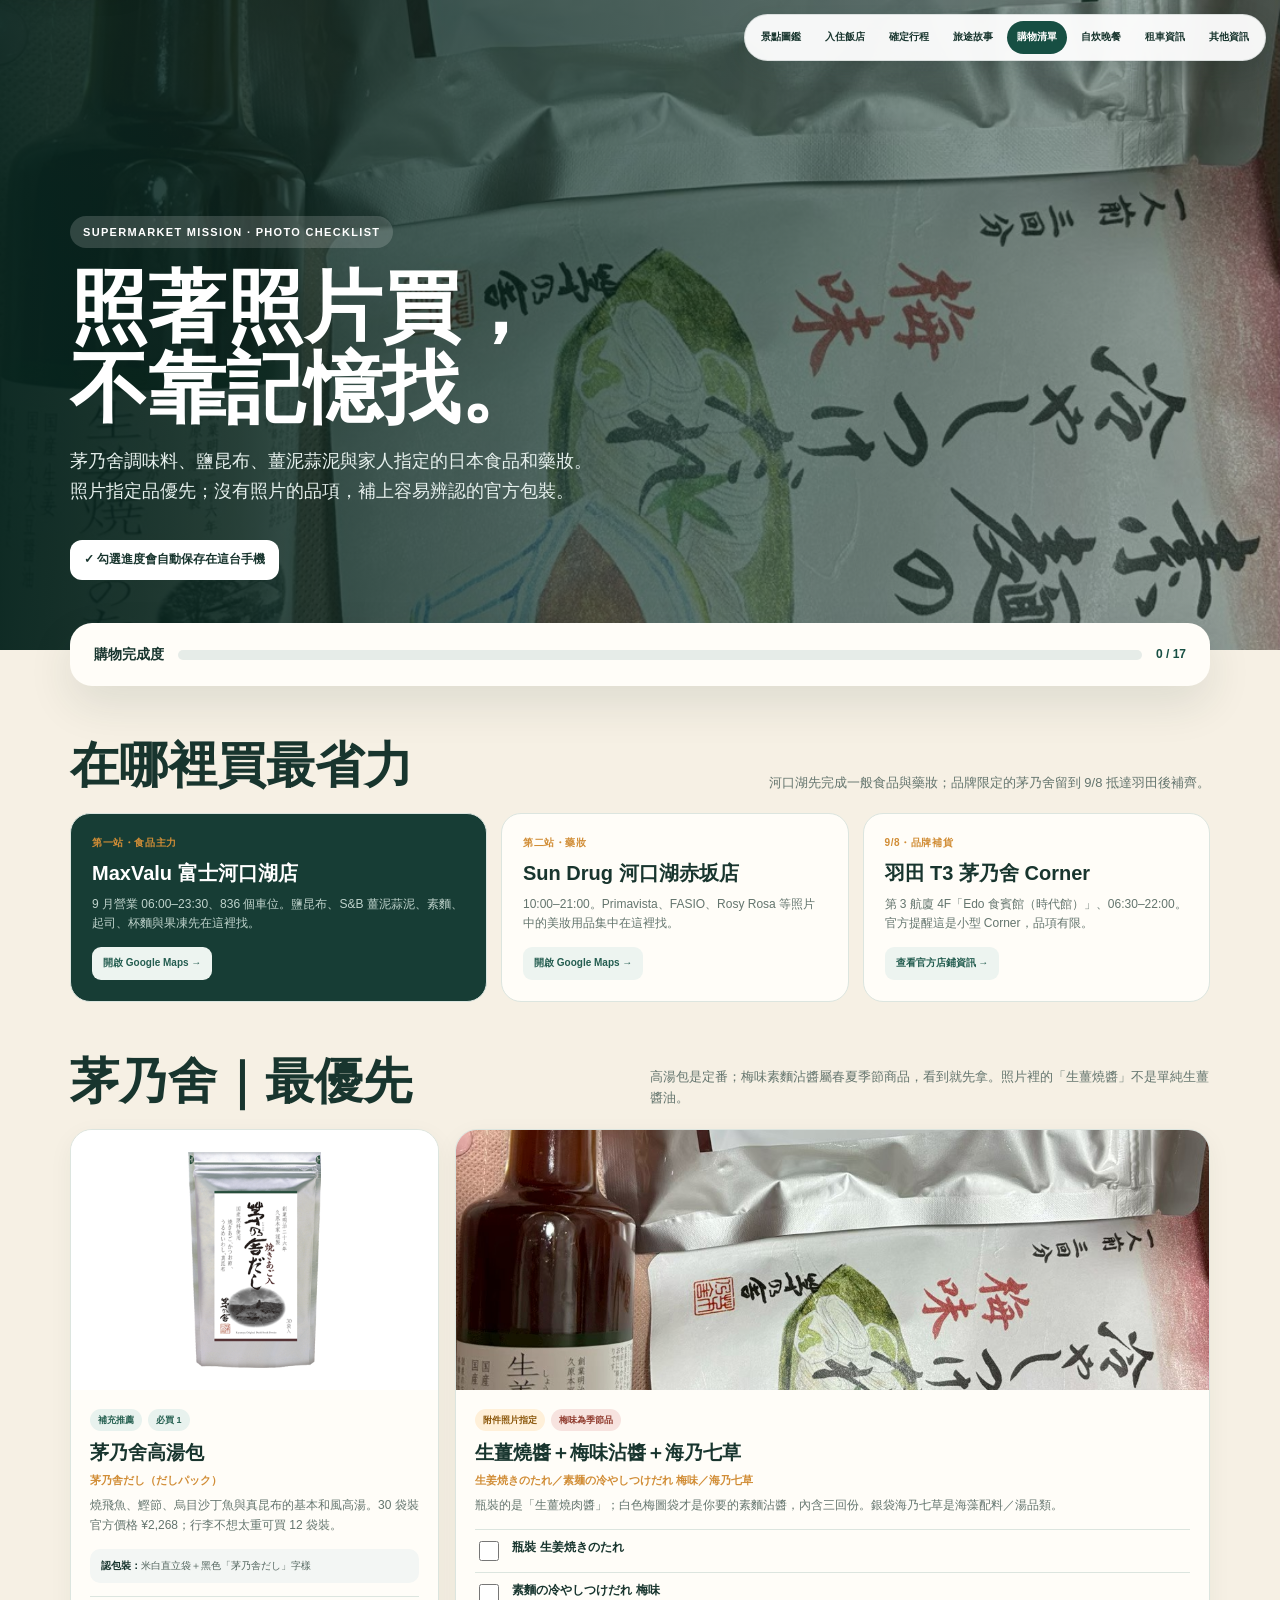
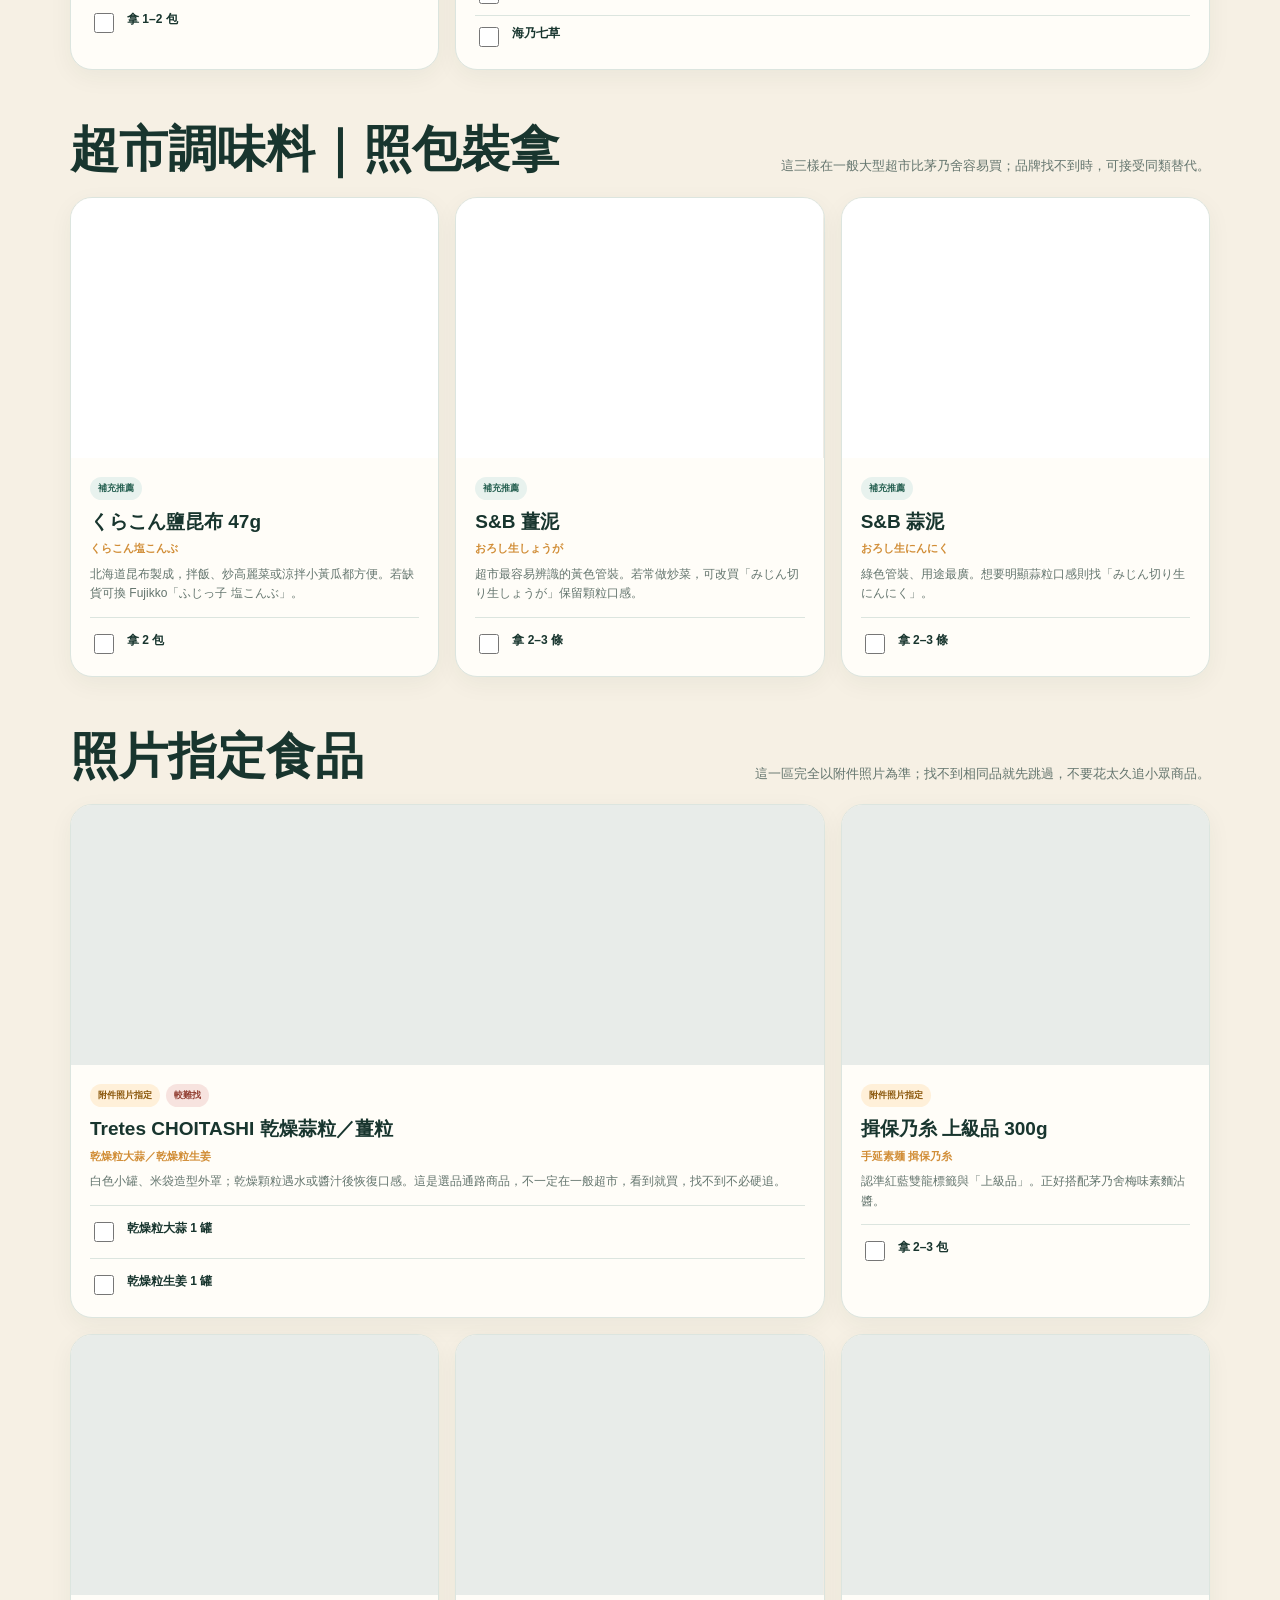
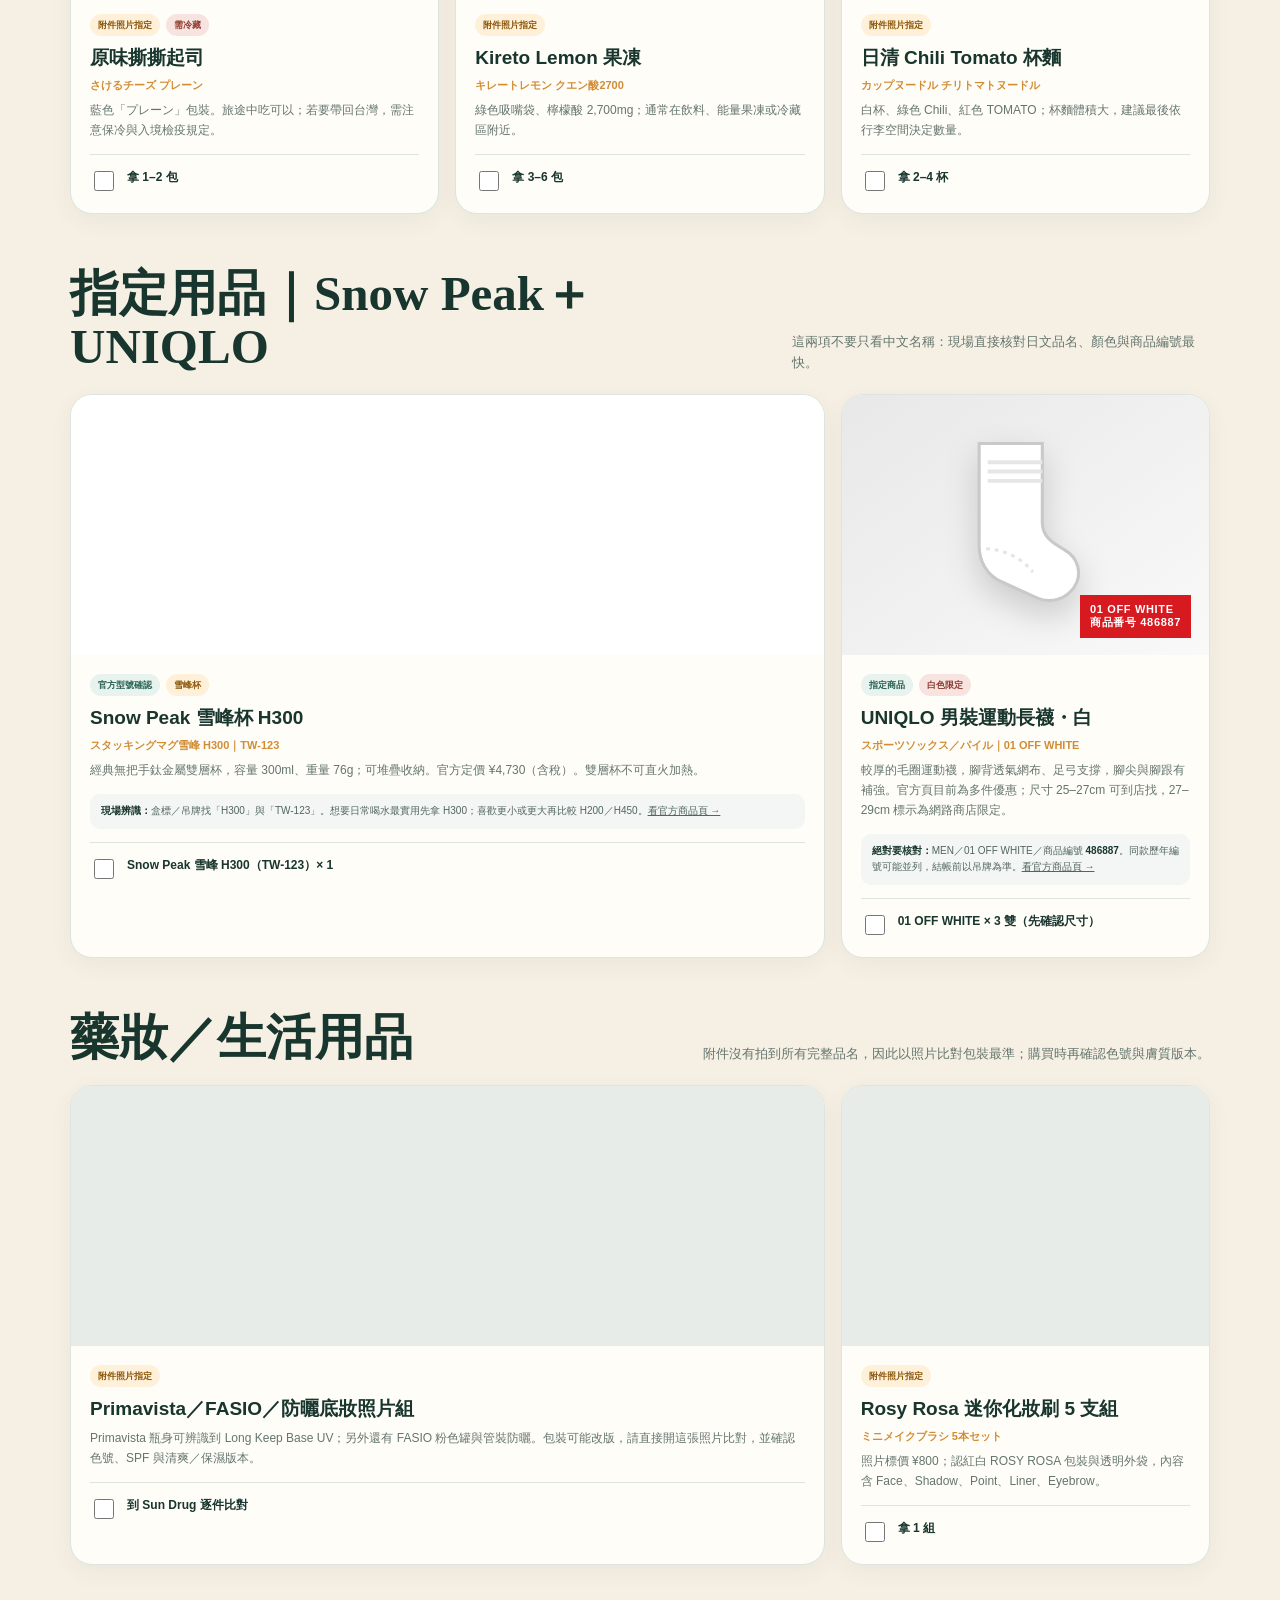
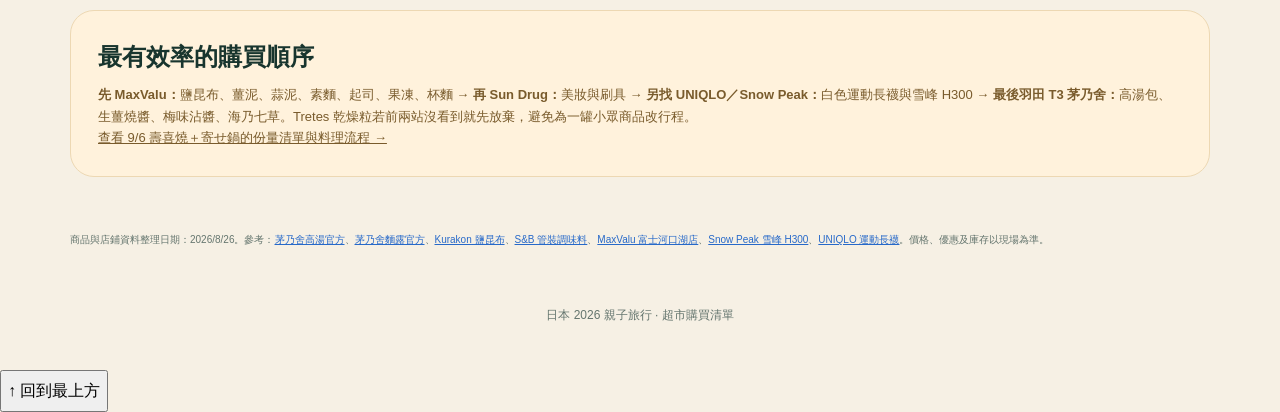
<file: shopping.html>
<!doctype html>
<html lang="zh-Hant">
<head>
  <meta charset="utf-8">
  <meta name="viewport" content="width=device-width,initial-scale=1">
  <meta name="color-scheme" content="light">
  <link rel="icon" href="data:,">
  <meta name="description" content="日本超市與藥妝購買清單，包含茅乃舍調味料、食品、早餐與指定商品圖片。"><link rel="stylesheet" href="assets/site-polish.css"><script defer src="assets/site-polish.js"></script>
  <title>日本超市購買清單｜茅乃舍・食品・藥妝</title>
  <style>
    :root{--ink:#18352e;--muted:#64756e;--cream:#f6f0e4;--paper:#fffdf8;--pine:#174f43;--gold:#d18d36;--red:#b64a39;--line:#dce5df;--shadow:0 18px 45px rgba(23,51,45,.11)}*{box-sizing:border-box}html{scroll-behavior:smooth}body{margin:0;background:var(--cream);color:var(--ink);font-family:-apple-system,BlinkMacSystemFont,"Noto Sans TC","PingFang TC","Microsoft JhengHei",sans-serif;line-height:1.65}a{color:inherit}.site-switch{position:fixed;top:14px;right:14px;z-index:40;display:flex;gap:4px;padding:6px;background:rgba(255,255,255,.95);border:1px solid rgba(23,51,45,.12);border-radius:999px;box-shadow:0 8px 24px rgba(23,51,45,.16);backdrop-filter:blur(10px)}.site-switch a{text-decoration:none;border-radius:999px;padding:8px 10px;font-size:10px;font-weight:900;white-space:nowrap}.site-switch a.active{background:var(--pine);color:#fff}.hero{min-height:650px;display:grid;align-items:end;color:#fff;background:linear-gradient(90deg,rgba(7,38,32,.93),rgba(7,38,32,.35)),url('assets/shopping/04-kayanoya-sauces.jpg') center 58%/cover}.hero-inner,main{width:min(1140px,calc(100% - 36px));margin:0 auto}.hero-inner{padding:110px 0 70px}.eyebrow{display:inline-flex;padding:7px 13px;border-radius:999px;background:rgba(255,255,255,.16);font-size:11px;font-weight:900;letter-spacing:.12em}h1{font-family:Georgia,"Noto Serif TC",serif;font-size:clamp(44px,7vw,78px);line-height:1.03;margin:20px 0 16px}.hero p{max-width:720px;font-size:18px;color:#e6f0ed}.hero-note{display:inline-block;margin-top:16px;padding:10px 14px;border-radius:12px;background:#fff;color:var(--ink);font-size:12px;font-weight:900}.progress-wrap{position:sticky;top:74px;z-index:20;margin:-27px 0 42px;background:var(--paper);border-radius:22px;padding:20px 24px;box-shadow:var(--shadow);display:grid;grid-template-columns:auto 1fr auto;gap:14px;align-items:center}.progress-wrap b{font-size:14px}.progress-track{height:10px;background:#e6ece8;border-radius:999px;overflow:hidden}.progress-bar{height:100%;width:0;background:linear-gradient(90deg,var(--gold),#e8b765);transition:.25s}.progress-count{font-size:12px;font-weight:900;color:var(--pine)}.section-head{display:flex;justify-content:space-between;align-items:end;gap:20px;margin:54px 0 20px}.section-head h2{font-family:Georgia,"Noto Serif TC",serif;font-size:clamp(31px,4.5vw,49px);line-height:1.08;margin:0}.section-head p{max-width:560px;margin:0;color:var(--muted);font-size:13px}.store-grid{display:grid;grid-template-columns:1.2fr 1fr 1fr;gap:14px}.store{display:flex;flex-direction:column;background:var(--paper);border:1px solid var(--line);border-radius:20px;padding:21px}.store.primary{background:#173d35;color:#fff}.store small{font-size:10px;font-weight:900;color:var(--gold);letter-spacing:.06em}.store h3{font-size:20px;margin:5px 0}.store p{font-size:12px;color:var(--muted);margin:0 0 13px}.store.primary p{color:#bfd3cc}.store a{margin-top:auto;align-self:flex-start;padding:8px 11px;border-radius:9px;background:#edf4f0;color:#245d50;text-decoration:none;font-size:10px;font-weight:900}.products{display:grid;grid-template-columns:repeat(3,1fr);gap:16px}.product{position:relative;overflow:hidden;background:var(--paper);border:1px solid var(--line);border-radius:22px;box-shadow:0 7px 25px rgba(23,51,45,.05)}.product.wide{grid-column:span 2}.photo{height:260px;background:#efece4;overflow:hidden}.photo img{width:100%;height:100%;display:block;object-fit:cover}.product.official .photo img{object-fit:contain;padding:22px;background:#fff}.sku-visual{height:260px;display:grid;place-items:center;position:relative;overflow:hidden;background:linear-gradient(145deg,#e8e8e8,#f9f9f9)}.sku-visual svg{width:48%;height:72%;filter:drop-shadow(0 14px 16px rgba(0,0,0,.16))}.sku-stamp{position:absolute;right:18px;bottom:17px;padding:8px 10px;background:#d71920;color:#fff;font:900 11px/1.2 Arial,sans-serif;letter-spacing:.06em}.product-body{padding:19px}.badges{display:flex;gap:6px;flex-wrap:wrap}.badge{display:inline-flex;border-radius:999px;padding:4px 8px;background:#e8f2ee;color:#286253;font-size:9px;font-weight:900}.badge.photo-tag{background:#fff0d9;color:#8b570b}.badge.limited{background:#f7e3df;color:#923f32}.product h3{font-size:19px;line-height:1.3;margin:10px 0 5px}.jp{font-size:11px;color:var(--gold);font-weight:900}.product p{font-size:12px;color:var(--muted);margin:7px 0 13px}.look-for{padding:9px 11px;border-radius:10px;background:#f3f6f4;font-size:10px;color:#52655e}.look-for b{color:var(--ink)}.checkline{display:flex;gap:10px;align-items:flex-start;margin-top:13px;padding-top:13px;border-top:1px solid var(--line);cursor:pointer}.checkline input{width:20px;height:20px;flex:0 0 20px;accent-color:var(--pine)}.checkline span{font-size:12px;font-weight:900}.checkline input:checked+span{text-decoration:line-through;color:#8b9994}.multi .checkline{margin-top:8px;padding-top:8px}.buy-note{margin:45px 0 55px;padding:27px;border-radius:24px;background:#fff2dc;border:1px solid #edd8b3}.buy-note h2{margin:0 0 7px;font-family:Georgia,"Noto Serif TC",serif}.buy-note p{font-size:13px;color:#795b2c;margin:0}.sources{font-size:10px;color:var(--muted);margin-bottom:50px}.sources a{color:#2769c9}footer{text-align:center;color:var(--muted);font-size:12px;padding:8px 0 44px}@media(max-width:850px){.store-grid,.products{grid-template-columns:1fr 1fr}.store.primary{grid-column:1/3}.product.wide{grid-column:span 2}.section-head{display:block}.section-head p{margin-top:8px}}@media(max-width:560px){.site-switch{left:7px;right:7px;top:7px;overflow-x:auto;justify-content:flex-start;padding:4px}.site-switch a{padding:6px 7px;font-size:8px}.hero{min-height:590px}.progress-wrap{top:55px;grid-template-columns:1fr auto}.progress-wrap b{grid-column:1/3}.store-grid,.products{grid-template-columns:1fr}.store.primary,.product.wide{grid-column:auto}.photo,.sku-visual{height:235px}.hero-inner{padding-bottom:58px}}
  </style>
</head>
<body>
  <nav class="site-switch" aria-label="網站內容"><a href="./">景點圖鑑</a><a href="stays.html">入住飯店</a><a href="itinerary.html">確定行程</a><a href="stories.html">旅途故事</a><a class="active" href="shopping.html">購物清單</a><a href="cooking.html">自炊晚餐</a><a href="car-rental.html">租車資訊</a><a href="info.html">其他資訊</a></nav>
  <header class="hero"><div class="hero-inner"><span class="eyebrow">SUPERMARKET MISSION · PHOTO CHECKLIST</span><h1>照著照片買，<br>不靠記憶找。</h1><p>茅乃舍調味料、鹽昆布、薑泥蒜泥與家人指定的日本食品和藥妝。照片指定品優先；沒有照片的品項，補上容易辨認的官方包裝。</p><span class="hero-note">✓ 勾選進度會自動保存在這台手機</span></div></header>
  <main>
    <div class="progress-wrap"><b>購物完成度</b><div class="progress-track"><div class="progress-bar"></div></div><span class="progress-count">0 / 15</span></div>

    <section><div class="section-head"><h2>在哪裡買最省力</h2><p>河口湖先完成一般食品與藥妝；品牌限定的茅乃舍留到 9/8 抵達羽田後補齊。</p></div><div class="store-grid">
      <article class="store primary"><small>第一站・食品主力</small><h3>MaxValu 富士河口湖店</h3><p>9 月營業 06:00–23:30、836 個車位。鹽昆布、S&amp;B 薑泥蒜泥、素麵、起司、杯麵與果凍先在這裡找。</p><a href="https://maps.google.com/?q=MaxValu+Fuji+Kawaguchiko" target="_blank" rel="noopener">開啟 Google Maps →</a></article>
      <article class="store"><small>第二站・藥妝</small><h3>Sun Drug 河口湖赤坂店</h3><p>10:00–21:00。Primavista、FASIO、Rosy Rosa 等照片中的美妝用品集中在這裡找。</p><a href="https://maps.google.com/?q=Sundrug+Kawaguchiko+Akasaka" target="_blank" rel="noopener">開啟 Google Maps →</a></article>
      <article class="store"><small>9/8・品牌補貨</small><h3>羽田 T3 茅乃舍 Corner</h3><p>第 3 航廈 4F「Edo 食賓館（時代館）」、06:30–22:00。官方提醒這是小型 Corner，品項有限。</p><a href="https://www.kayanoya.com/shop/haneda-domestic/" target="_blank" rel="noopener">查看官方店鋪資訊 →</a></article>
    </div></section>

    <section id="kayanoya"><div class="section-head"><h2>茅乃舍｜最優先</h2><p>高湯包是定番；梅味素麵沾醬屬春夏季節商品，看到就先拿。照片裡的「生薑燒醬」不是單純生薑醬油。</p></div><div class="products">
      <article class="product official"><div class="photo"><img src="assets/shopping/09-kayanoya-dashi.png" alt="茅乃舍高湯包官方商品圖"></div><div class="product-body"><div class="badges"><span class="badge">補充推薦</span><span class="badge">必買 1</span></div><h3>茅乃舍高湯包</h3><div class="jp">茅乃舎だし（だしパック）</div><p>燒飛魚、鰹節、烏目沙丁魚與真昆布的基本和風高湯。30 袋裝官方價格 ¥2,268；行李不想太重可買 12 袋裝。</p><div class="look-for"><b>認包裝：</b>米白直立袋＋黑色「茅乃舎だし」字樣</div><label class="checkline"><input type="checkbox" data-item="kayanoya-dashi"><span>拿 1–2 包</span></label></div></article>
      <article class="product wide multi"><div class="photo"><img src="assets/shopping/04-kayanoya-sauces.jpg" alt="照片指定的茅乃舍生薑燒醬、海乃七草與梅味素麵沾醬"></div><div class="product-body"><div class="badges"><span class="badge photo-tag">附件照片指定</span><span class="badge limited">梅味為季節品</span></div><h3>生薑燒醬＋梅味沾醬＋海乃七草</h3><div class="jp">生姜焼きのたれ／素麺の冷やしつけだれ 梅味／海乃七草</div><p>瓶裝的是「生薑燒肉醬」；白色梅圖袋才是你要的素麵沾醬，內含三回份。銀袋海乃七草是海藻配料／湯品類。</p><label class="checkline"><input type="checkbox" data-item="ginger-yaki"><span>瓶裝 生姜焼きのたれ</span></label><label class="checkline"><input type="checkbox" data-item="ume-tsukedare"><span>素麵の冷やしつけだれ 梅味</span></label><label class="checkline"><input type="checkbox" data-item="umi-nanakusa"><span>海乃七草</span></label></div></article>
    </div></section>

    <section><div class="section-head"><h2>超市調味料｜照包裝拿</h2><p>這三樣在一般大型超市比茅乃舍容易買；品牌找不到時，可接受同類替代。</p></div><div class="products">
      <article class="product official"><div class="photo"><img src="assets/shopping/10-kurakon-shio-kombu.jpg" alt="Kurakon くらこん鹽昆布"></div><div class="product-body"><div class="badges"><span class="badge">補充推薦</span></div><h3>くらこん鹽昆布 47g</h3><div class="jp">くらこん塩こんぶ</div><p>北海道昆布製成，拌飯、炒高麗菜或涼拌小黃瓜都方便。若缺貨可換 Fujikko「ふじっ子 塩こんぶ」。</p><label class="checkline"><input type="checkbox" data-item="shio-kombu"><span>拿 2 包</span></label></div></article>
      <article class="product official"><div class="photo"><img src="assets/shopping/11-sb-ginger.webp" alt="S and B おろし生しょうが薑泥"></div><div class="product-body"><div class="badges"><span class="badge">補充推薦</span></div><h3>S&amp;B 薑泥</h3><div class="jp">おろし生しょうが</div><p>超市最容易辨識的黃色管裝。若常做炒菜，可改買「みじん切り生しょうが」保留顆粒口感。</p><label class="checkline"><input type="checkbox" data-item="ginger-paste"><span>拿 2–3 條</span></label></div></article>
      <article class="product official"><div class="photo"><img src="assets/shopping/12-sb-garlic.webp" alt="S and B おろし生にんにく蒜泥"></div><div class="product-body"><div class="badges"><span class="badge">補充推薦</span></div><h3>S&amp;B 蒜泥</h3><div class="jp">おろし生にんにく</div><p>綠色管裝、用途最廣。想要明顯蒜粒口感則找「みじん切り生にんにく」。</p><label class="checkline"><input type="checkbox" data-item="garlic-paste"><span>拿 2–3 條</span></label></div></article>
    </div></section>

    <section><div class="section-head"><h2>照片指定食品</h2><p>這一區完全以附件照片為準；找不到相同品就先跳過，不要花太久追小眾商品。</p></div><div class="products">
      <article class="product wide"><div class="photo"><img src="assets/shopping/01-tretes-dried-aromatics.jpg" alt="Tretes CHOITASHI YAKUMI 乾燥蒜粒與乾燥薑粒搜尋照片"></div><div class="product-body"><div class="badges"><span class="badge photo-tag">附件照片指定</span><span class="badge limited">較難找</span></div><h3>Tretes CHOITASHI 乾燥蒜粒／薑粒</h3><div class="jp">乾燥粒大蒜／乾燥粒生姜</div><p>白色小罐、米袋造型外罩；乾燥顆粒遇水或醬汁後恢復口感。這是選品通路商品，不一定在一般超市，看到就買，找不到不必硬追。</p><label class="checkline"><input type="checkbox" data-item="tretes-garlic"><span>乾燥粒大蒜 1 罐</span></label><label class="checkline"><input type="checkbox" data-item="tretes-ginger"><span>乾燥粒生姜 1 罐</span></label></div></article>
      <article class="product"><div class="photo"><img src="assets/shopping/03-ibonoito-somen.jpg" alt="揖保乃糸上級品手延素麵 300g"></div><div class="product-body"><div class="badges"><span class="badge photo-tag">附件照片指定</span></div><h3>揖保乃糸 上級品 300g</h3><div class="jp">手延素麺 揖保乃糸</div><p>認準紅藍雙龍標籤與「上級品」。正好搭配茅乃舍梅味素麵沾醬。</p><label class="checkline"><input type="checkbox" data-item="ibonoito"><span>拿 2–3 包</span></label></div></article>
      <article class="product"><div class="photo"><img src="assets/shopping/06-string-cheese.jpg" alt="照片中的原味撕撕起司"></div><div class="product-body"><div class="badges"><span class="badge photo-tag">附件照片指定</span><span class="badge limited">需冷藏</span></div><h3>原味撕撕起司</h3><div class="jp">さけるチーズ プレーン</div><p>藍色「プレーン」包裝。旅途中吃可以；若要帶回台灣，需注意保冷與入境檢疫規定。</p><label class="checkline"><input type="checkbox" data-item="string-cheese"><span>拿 1–2 包</span></label></div></article>
      <article class="product"><div class="photo"><img src="assets/shopping/05-kireto-lemon.jpg" alt="Pokka Sapporo Kireto Lemon 檸檬酸 2700 果凍"></div><div class="product-body"><div class="badges"><span class="badge photo-tag">附件照片指定</span></div><h3>Kireto Lemon 果凍</h3><div class="jp">キレートレモン クエン酸2700</div><p>綠色吸嘴袋、檸檬酸 2,700mg；通常在飲料、能量果凍或冷藏區附近。</p><label class="checkline"><input type="checkbox" data-item="lemon-jelly"><span>拿 3–6 包</span></label></div></article>
      <article class="product"><div class="photo"><img src="assets/shopping/07-chili-tomato-noodle.jpg" alt="Nissin Cup Noodle Chili Tomato 杯麵"></div><div class="product-body"><div class="badges"><span class="badge photo-tag">附件照片指定</span></div><h3>日清 Chili Tomato 杯麵</h3><div class="jp">カップヌードル チリトマトヌードル</div><p>白杯、綠色 Chili、紅色 TOMATO；杯麵體積大，建議最後依行李空間決定數量。</p><label class="checkline"><input type="checkbox" data-item="chili-tomato"><span>拿 2–4 杯</span></label></div></article>
    </div></section>

    <section id="gear-clothing"><div class="section-head"><h2>指定用品｜Snow Peak＋UNIQLO</h2><p>這兩項不要只看中文名稱：現場直接核對日文品名、顏色與商品編號最快。</p></div><div class="products">
      <article class="product official wide"><div class="photo"><img src="assets/shopping/13-snowpeak-seppo-h300.jpg" alt="Snow Peak スタッキングマグ雪峰 H300 鈦金屬杯官方商品照"></div><div class="product-body"><div class="badges"><span class="badge">官方型號確認</span><span class="badge photo-tag">雪峰杯</span></div><h3>Snow Peak 雪峰杯 H300</h3><div class="jp">スタッキングマグ雪峰 H300｜TW-123</div><p>經典無把手鈦金屬雙層杯，容量 300ml、重量 76g；可堆疊收納。官方定價 ¥4,730（含稅）。雙層杯不可直火加熱。</p><div class="look-for"><b>現場辨識：</b>盒標／吊牌找「H300」與「TW-123」。想要日常喝水最實用先拿 H300；喜歡更小或更大再比較 H200／H450。<a href="https://ec.snowpeak.co.jp/item/SNP0105A0053?clr_id=101" target="_blank" rel="noopener">看官方商品頁 →</a></div><label class="checkline"><input type="checkbox" data-item="snowpeak-seppo-h300"><span>Snow Peak 雪峰 H300（TW-123）× 1</span></label></div></article>
      <article class="product"><div class="sku-visual" role="img" aria-label="UNIQLO 白色運動長襪 486887 識別示意圖"><svg viewBox="0 0 180 240" aria-hidden="true"><path d="M42 16h70v101c0 18 12 26 28 35 18 10 24 31 13 48-10 15-30 22-48 14l-46-21c-18-8-28-26-28-46V16z" fill="#fff" stroke="#c9c9c9" stroke-width="4"/><path d="M42 40h70M42 52h70M42 64h70" stroke="#e6e6e6" stroke-width="5"/><path d="M40 151c23 1 45 11 60 30" fill="none" stroke="#e5e5e5" stroke-width="4" stroke-dasharray="5 6"/></svg><span class="sku-stamp">01 OFF WHITE<br>商品番号 486887</span></div><div class="product-body"><div class="badges"><span class="badge">指定商品</span><span class="badge limited">白色限定</span></div><h3>UNIQLO 男裝運動長襪・白</h3><div class="jp">スポーツソックス／パイル｜01 OFF WHITE</div><p>較厚的毛圈運動襪，腳背透氣網布、足弓支撐，腳尖與腳跟有補強。官方頁目前為多件優惠；尺寸 25–27cm 可到店找，27–29cm 標示為網路商店限定。</p><div class="look-for"><b>絕對要核對：</b>MEN／01 OFF WHITE／商品編號 <b>486887</b>。同款歷年編號可能並列，結帳前以吊牌為準。<a href="https://www.uniqlo.com/jp/ja/products/E471951-000/00?colorDisplayCode=01" target="_blank" rel="noopener">看官方商品頁 →</a></div><label class="checkline"><input type="checkbox" data-item="uniqlo-486887-white"><span>01 OFF WHITE × 3 雙（先確認尺寸）</span></label></div></article>
    </div></section>

    <section><div class="section-head"><h2>藥妝／生活用品</h2><p>附件沒有拍到所有完整品名，因此以照片比對包裝最準；購買時再確認色號與膚質版本。</p></div><div class="products">
      <article class="product wide"><div class="photo"><img src="assets/shopping/02-cosmetics.jpg" alt="附件指定的 Primavista、FASIO 與防曬底妝照片"></div><div class="product-body"><div class="badges"><span class="badge photo-tag">附件照片指定</span></div><h3>Primavista／FASIO／防曬底妝照片組</h3><p>Primavista 瓶身可辨識到 Long Keep Base UV；另外還有 FASIO 粉色罐與管裝防曬。包裝可能改版，請直接開這張照片比對，並確認色號、SPF 與清爽／保濕版本。</p><label class="checkline"><input type="checkbox" data-item="cosmetics"><span>到 Sun Drug 逐件比對</span></label></div></article>
      <article class="product"><div class="photo"><img src="assets/shopping/08-rosy-rosa-brushes.jpg" alt="Rosy Rosa 五支迷你化妝刷組"></div><div class="product-body"><div class="badges"><span class="badge photo-tag">附件照片指定</span></div><h3>Rosy Rosa 迷你化妝刷 5 支組</h3><div class="jp">ミニメイクブラシ 5本セット</div><p>照片標價 ¥800；認紅白 ROSY ROSA 包裝與透明外袋，內容含 Face、Shadow、Point、Liner、Eyebrow。</p><label class="checkline"><input type="checkbox" data-item="rosy-rosa"><span>拿 1 組</span></label></div></article>
    </div></section>

    <aside class="buy-note"><h2>最有效率的購買順序</h2><p><b>先 MaxValu：</b>鹽昆布、薑泥、蒜泥、素麵、起司、果凍、杯麵 → <b>再 Sun Drug：</b>美妝與刷具 → <b>另找 UNIQLO／Snow Peak：</b>白色運動長襪與雪峰 H300 → <b>最後羽田 T3 茅乃舍：</b>高湯包、生薑燒醬、梅味沾醬、海乃七草。Tretes 乾燥粒若前兩站沒看到就先放棄，避免為一罐小眾商品改行程。</p><p><a href="cooking.html">查看 9/6 壽喜燒＋寄せ鍋的份量清單與料理流程 →</a></p></aside>
    <p class="sources">商品與店鋪資料整理日期：2026/8/26。參考：<a href="https://www.kubara.jp/kayanoya/dashi/" target="_blank" rel="noopener">茅乃舍高湯官方</a>、<a href="https://www.kubara.jp/kayanoya/seasoning/tsuyu/" target="_blank" rel="noopener">茅乃舍麵露官方</a>、<a href="https://www.kurakon.jp/products/01/index.html" target="_blank" rel="noopener">Kurakon 鹽昆布</a>、<a href="https://www.sbfoods.co.jp/brand/special/tuber_style/products/" target="_blank" rel="noopener">S&amp;B 管裝調味料</a>、<a href="https://www.mv-tokai.co.jp/store/14185/" target="_blank" rel="noopener">MaxValu 富士河口湖店</a>、<a href="https://ec.snowpeak.co.jp/item/SNP0105A0053?clr_id=101" target="_blank" rel="noopener">Snow Peak 雪峰 H300</a>、<a href="https://www.uniqlo.com/jp/ja/products/E471951-000/00?colorDisplayCode=01" target="_blank" rel="noopener">UNIQLO 運動長襪</a>。價格、優惠及庫存以現場為準。</p>
  </main>
  <footer>日本 2026 親子旅行 · 超市購買清單</footer>
  <script>
    const boxes=[...document.querySelectorAll('input[data-item]')];
    const saved=JSON.parse(localStorage.getItem('jp-shopping-2026')||'{}');
    boxes.forEach(box=>{box.checked=!!saved[box.dataset.item];box.addEventListener('change',()=>{saved[box.dataset.item]=box.checked;localStorage.setItem('jp-shopping-2026',JSON.stringify(saved));updateProgress()})});
    function updateProgress(){const done=boxes.filter(box=>box.checked).length;document.querySelector('.progress-count').textContent=`${done} / ${boxes.length}`;document.querySelector('.progress-bar').style.width=`${done/boxes.length*100}%`}
    updateProgress();
  </script>
</body>
</html>
</file>
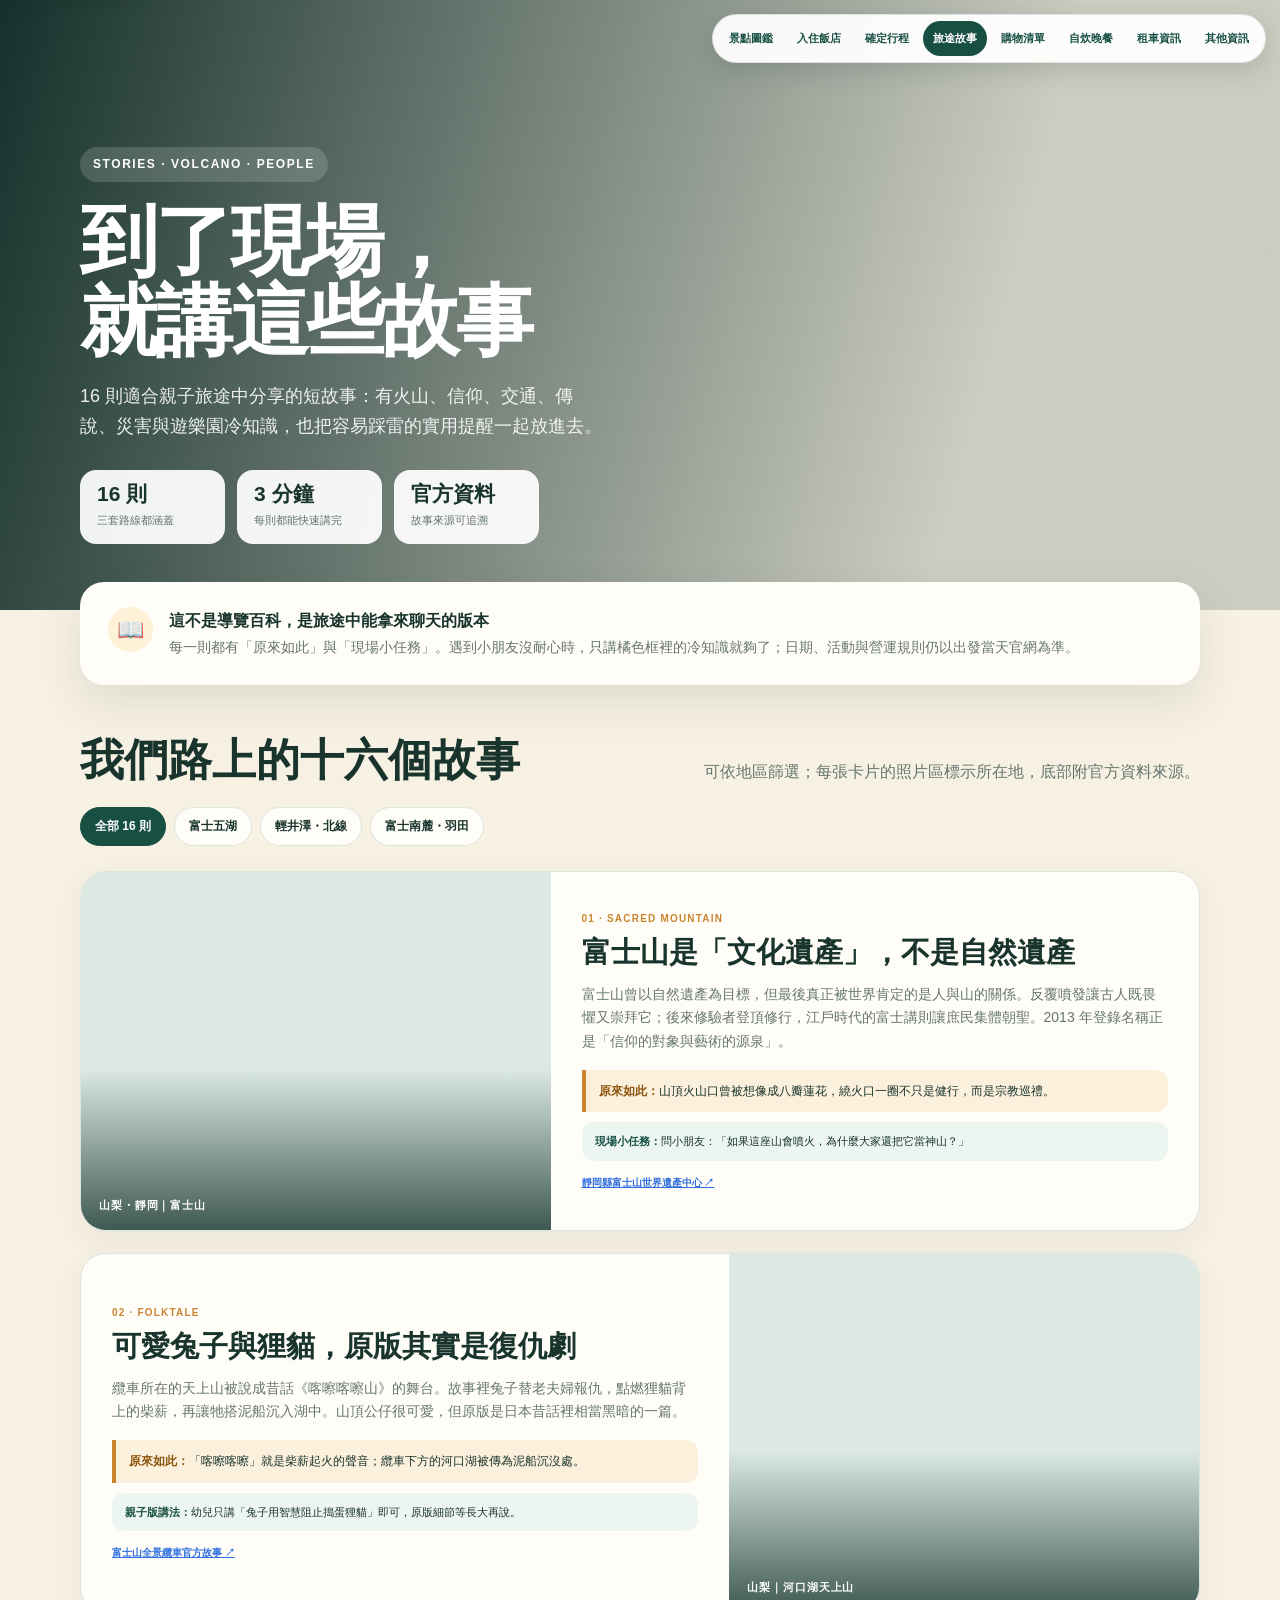
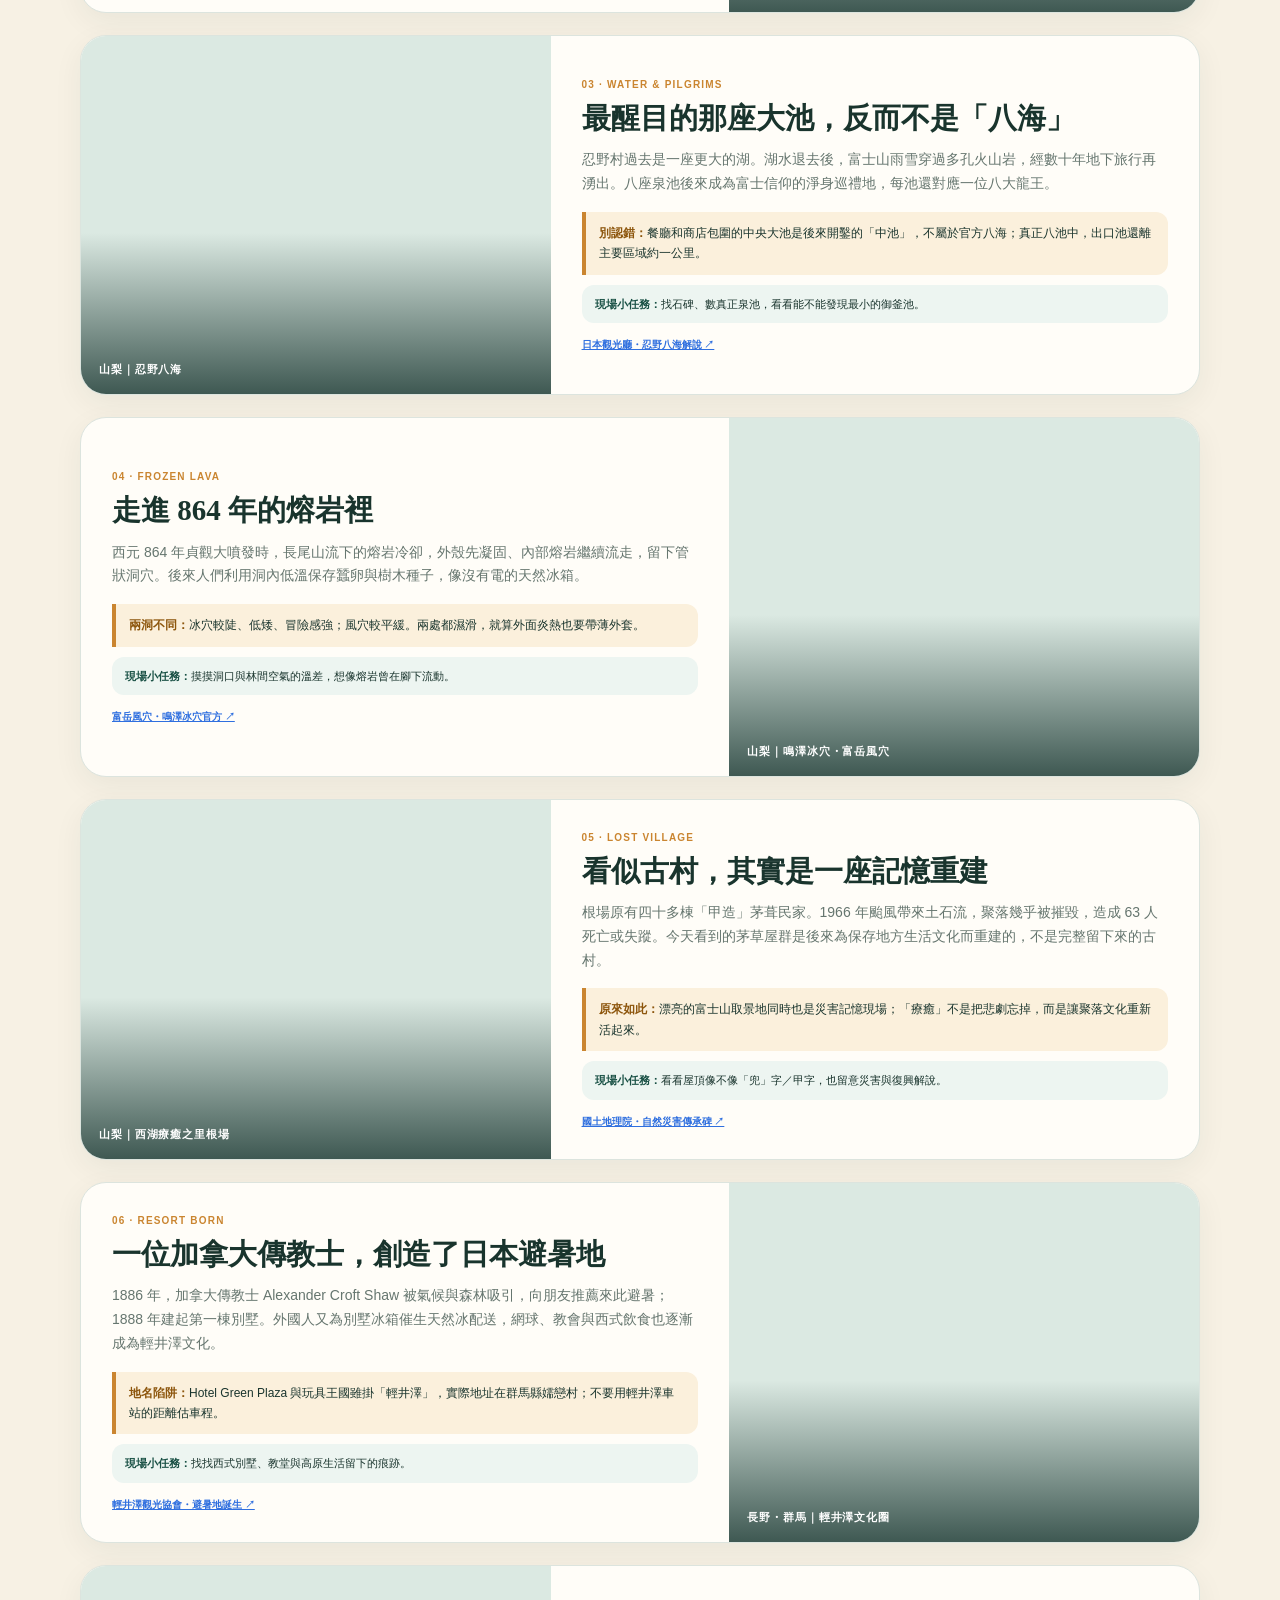
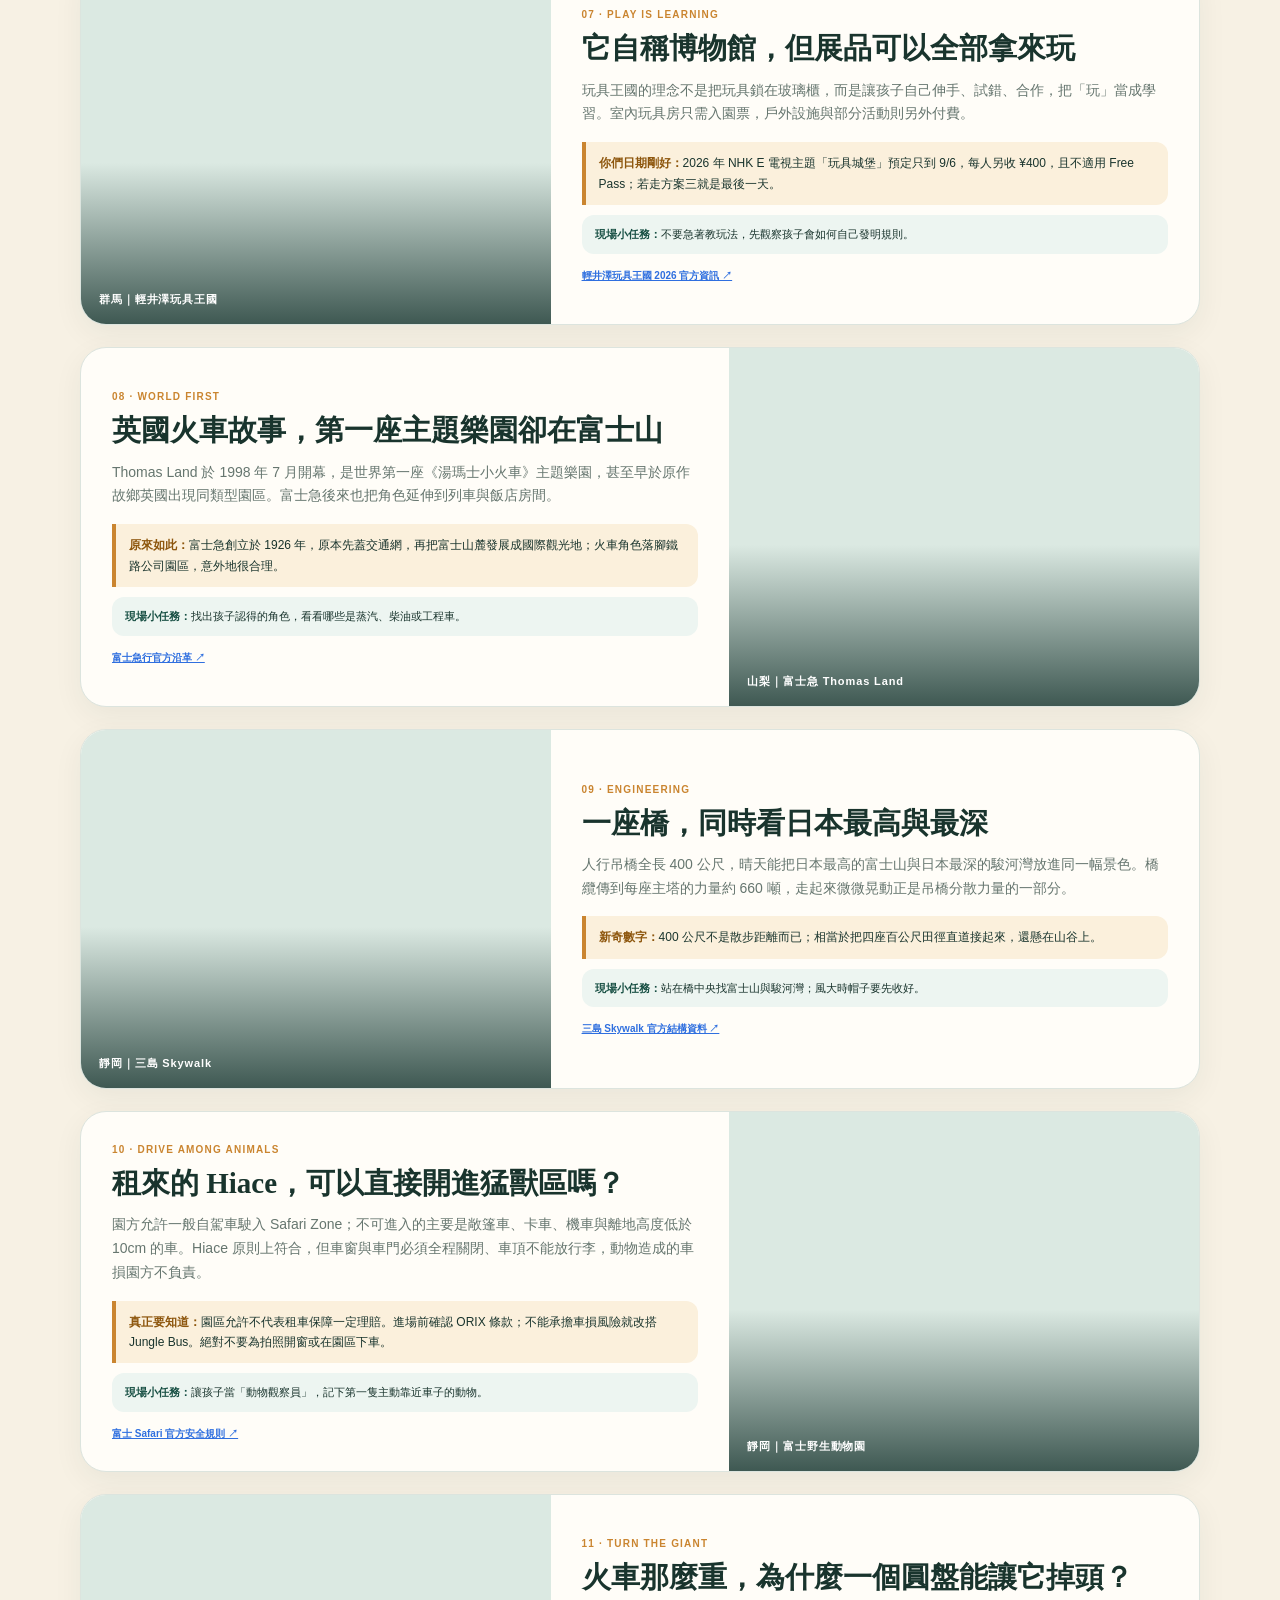
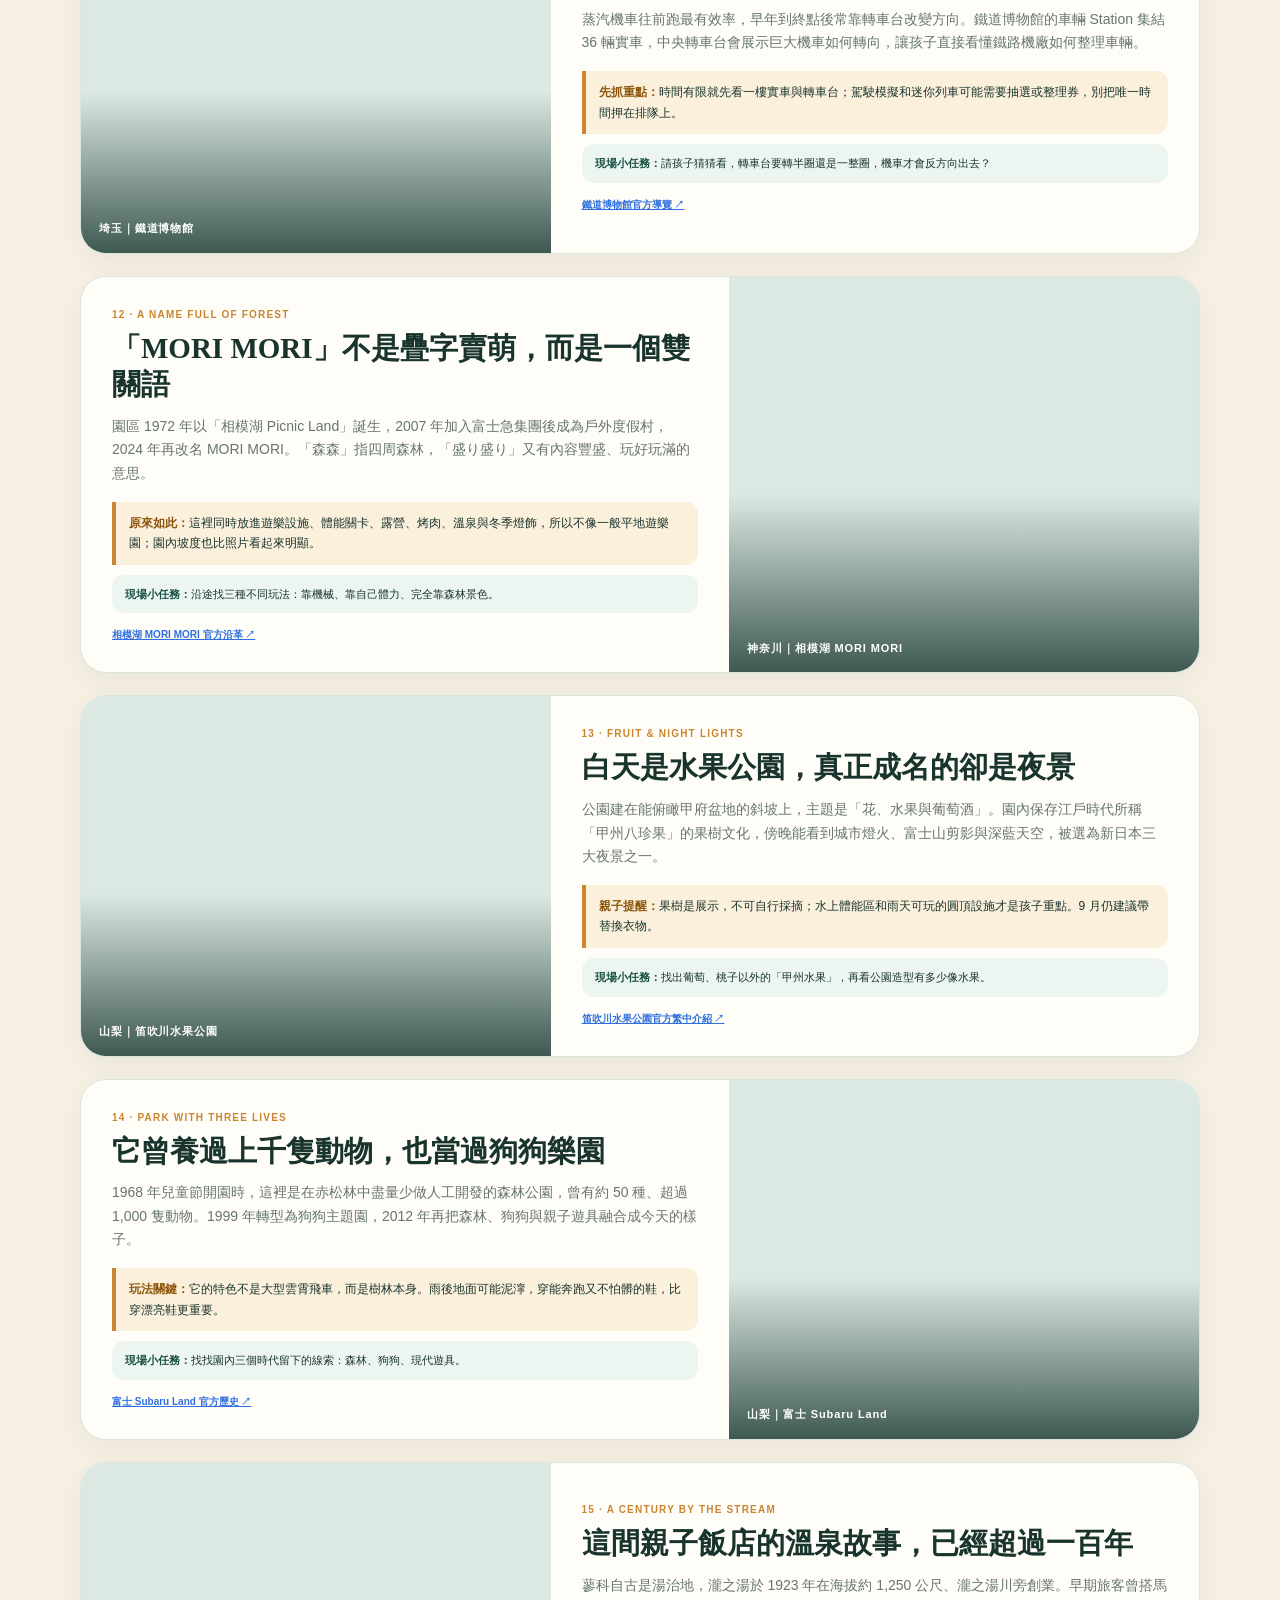
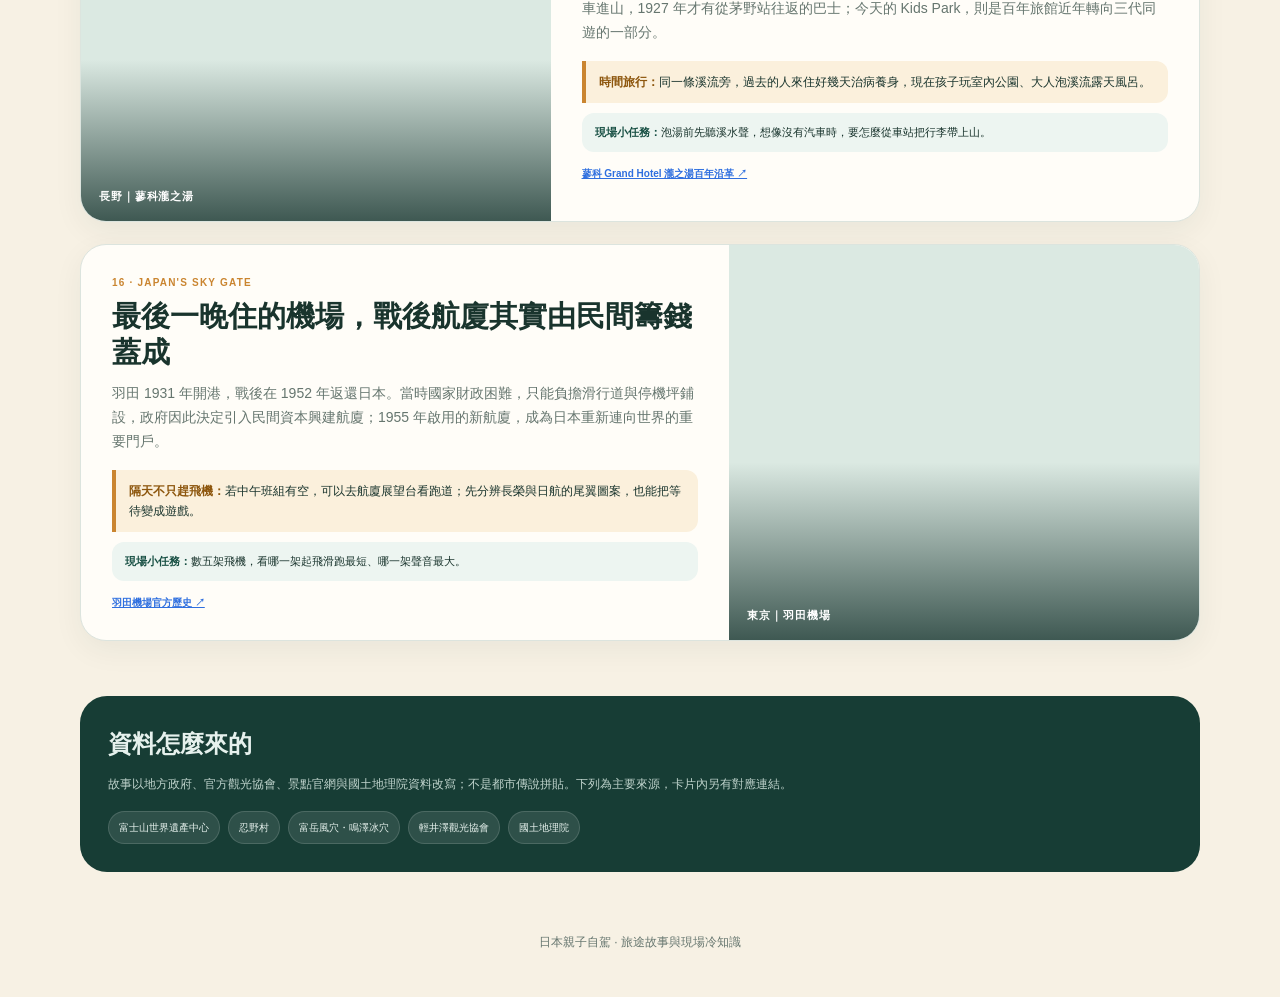
<file: stories.html>
<!doctype html>
<html lang="zh-Hant">
<head>
  <meta charset="utf-8">
  <meta name="viewport" content="width=device-width,initial-scale=1">
  <meta name="color-scheme" content="light">
  <link rel="icon" href="data:,">
  <meta name="description" content="富士山與日本親子景點背後的歷史、自然與文化故事，附現場小任務。"><link rel="stylesheet" href="assets/site-polish.css"><script defer src="assets/site-polish.js"></script>
  <title>旅途故事｜日本親子自駕 2026</title>
  <style>
    :root{--ink:#19342d;--muted:#66766f;--cream:#f7f1e4;--paper:#fffdf8;--pine:#174f43;--gold:#ca8530;--line:#dce4de;--shadow:0 18px 45px rgba(23,51,45,.11)}*{box-sizing:border-box}html{scroll-behavior:smooth}body{margin:0;background:var(--cream);color:var(--ink);font-family:-apple-system,BlinkMacSystemFont,"Noto Sans TC","PingFang TC","Microsoft JhengHei",sans-serif;line-height:1.7}a{color:inherit}.site-switch{position:fixed;top:14px;right:14px;z-index:30;display:flex;gap:4px;padding:6px;background:rgba(255,255,255,.94);border:1px solid rgba(23,51,45,.12);border-radius:999px;box-shadow:0 8px 24px rgba(23,51,45,.16);backdrop-filter:blur(10px)}.site-switch a{color:var(--pine);text-decoration:none;border-radius:999px;padding:8px 10px;font-size:11px;font-weight:900;white-space:nowrap}.site-switch a.active{background:var(--pine);color:#fff}
    .hero{min-height:610px;display:grid;align-items:end;color:#fff;background:linear-gradient(105deg,rgba(7,37,32,.94),rgba(7,37,32,.18) 75%),url('https://tse2.mm.bing.net/th?q=%E5%AF%8C%E5%A3%AB%E5%B1%B1+%E6%B2%B3%E5%8F%A3%E6%B9%96+%E7%A7%8B+%E7%B5%95%E6%99%AF&w=1600&h=950&c=7&rs=1&p=0&dpr=1.5&pid=1.7&mkt=ja-JP&adlt=moderate') center/cover}.hero-inner{width:min(1120px,calc(100% - 36px));margin:0 auto;padding:100px 0 66px}.eyebrow{display:inline-flex;padding:7px 13px;border-radius:999px;background:rgba(255,255,255,.16);font-size:12px;font-weight:900;letter-spacing:.13em;backdrop-filter:blur(8px)}h1{font-family:Georgia,"Noto Serif TC",serif;font-size:clamp(44px,7vw,78px);line-height:1.03;letter-spacing:-.035em;margin:20px 0 18px}.hero p{font-size:18px;max-width:730px;margin:0;color:rgba(255,255,255,.9)}.stats{display:flex;flex-wrap:wrap;gap:12px;margin-top:28px}.stat{background:rgba(255,255,255,.93);color:var(--ink);border-radius:16px;padding:12px 17px;min-width:145px}.stat b{display:block;font-size:21px;line-height:1.1}.stat span{font-size:11px;color:var(--muted)}
    main{width:min(1120px,calc(100% - 36px));margin:0 auto}.intro{margin:-28px 0 48px;position:relative;z-index:3;background:var(--paper);border-radius:24px;padding:25px 28px;box-shadow:var(--shadow);display:grid;grid-template-columns:auto 1fr;gap:16px}.intro-icon{width:45px;height:45px;border-radius:50%;background:#fff0d8;display:grid;place-items:center;font-size:22px}.intro strong{display:block}.intro p{margin:2px 0 0;color:var(--muted);font-size:14px}.tabs{display:flex;flex-wrap:wrap;gap:8px;margin:0 0 25px}.tab{border:1px solid var(--line);background:var(--paper);border-radius:999px;padding:8px 14px;font:inherit;font-size:12px;font-weight:900;cursor:pointer;color:var(--ink)}.tab.active{background:var(--pine);border-color:var(--pine);color:#fff}.section-head{display:flex;justify-content:space-between;align-items:end;gap:20px;margin:52px 0 22px}.section-head h2{font-family:Georgia,"Noto Serif TC",serif;font-size:clamp(30px,4vw,44px);line-height:1.1;margin:0}.section-head p{margin:0;max-width:520px;color:var(--muted)}
    .stories{display:grid;gap:22px}.story{display:grid;grid-template-columns:42% 1fr;min-height:360px;background:var(--paper);border:1px solid var(--line);border-radius:26px;overflow:hidden;box-shadow:0 9px 30px rgba(23,51,45,.06)}.story:nth-child(even){grid-template-columns:1fr 42%}.story:nth-child(even) .visual{order:2}.visual{min-height:340px;position:relative;background:#dbe9e2 center/cover}.visual:after{content:"";position:absolute;inset:0;background:linear-gradient(180deg,transparent 55%,rgba(10,40,34,.75))}.visual .where{position:absolute;left:18px;bottom:15px;z-index:2;color:#fff;font-size:11px;font-weight:900;letter-spacing:.08em}.story-body{padding:29px 31px;display:flex;flex-direction:column;justify-content:center}.kicker{font-size:10px;color:var(--gold);font-weight:900;letter-spacing:.12em}.story h3{font-family:Georgia,"Noto Serif TC",serif;font-size:29px;line-height:1.25;margin:7px 0 12px}.story-body>p{font-size:14px;color:var(--muted);margin:0}.fact{margin-top:16px;border-left:4px solid var(--gold);background:#fbf0dc;border-radius:0 12px 12px 0;padding:11px 13px;font-size:12px}.fact b{color:#8d560d}.mission{margin-top:10px;background:#edf5f1;border-radius:12px;padding:10px 13px;font-size:11px}.mission b{color:var(--pine)}.source{display:inline-block;margin-top:13px;color:#2f6fdf;font-size:10px;font-weight:900}.sources{margin:55px 0;background:#173d35;color:#e6f1ed;border-radius:27px;padding:28px}.sources h2{font-family:Georgia,"Noto Serif TC",serif;margin:0 0 9px}.sources p{margin:0;color:#bfd3cc;font-size:12px}.sources-links{display:flex;flex-wrap:wrap;gap:8px;margin-top:17px}.sources a{background:rgba(255,255,255,.1);border:1px solid rgba(255,255,255,.14);border-radius:999px;padding:7px 10px;text-decoration:none;font-size:10px}footer{text-align:center;color:var(--muted);font-size:12px;padding:5px 0 44px}[hidden]{display:none!important}
    .back-top{position:fixed;right:18px;bottom:18px;z-index:40;border:0;border-radius:999px;background:var(--pine);color:#fff;padding:11px 15px;font:inherit;font-size:12px;font-weight:900;box-shadow:0 10px 28px rgba(23,51,45,.28);cursor:pointer;opacity:0;visibility:hidden;transform:translateY(8px);transition:.2s}.back-top.show{opacity:1;visibility:visible;transform:none}.back-top:focus-visible{outline:3px solid #f3c878;outline-offset:3px}
    @media(max-width:760px){.story,.story:nth-child(even){grid-template-columns:1fr}.story:nth-child(even) .visual{order:0}.visual{min-height:240px}.section-head{display:block}.section-head p{margin-top:8px}}@media(max-width:560px){.site-switch{top:7px;right:7px;padding:4px}.site-switch a{padding:6px 5px;font-size:8px}.hero{min-height:570px}.intro{grid-template-columns:1fr}.story-body{padding:23px 21px}.story h3{font-size:25px}}
  </style>
  <style>@media(max-width:560px){.site-switch{left:7px;right:7px;overflow-x:auto;justify-content:flex-start}.site-switch a{font-size:8px;padding:6px 7px}}</style>
</head>
<body>
  <nav class="site-switch" aria-label="網站內容"><a href="./">景點圖鑑</a><a href="stays.html">入住飯店</a><a href="itinerary.html">確定行程</a><a class="active" href="stories.html">旅途故事</a><a href="shopping.html">購物清單</a><a href="cooking.html">自炊晚餐</a><a href="car-rental.html">租車資訊</a><a href="info.html">其他資訊</a></nav>
  <header class="hero"><div class="hero-inner"><div class="eyebrow">STORIES · VOLCANO · PEOPLE</div><h1>到了現場，<br>就講這些故事</h1><p>16 則適合親子旅途中分享的短故事：有火山、信仰、交通、傳說、災害與遊樂園冷知識，也把容易踩雷的實用提醒一起放進去。</p><div class="stats"><div class="stat"><b>16 則</b><span>三套路線都涵蓋</span></div><div class="stat"><b>3 分鐘</b><span>每則都能快速講完</span></div><div class="stat"><b>官方資料</b><span>故事來源可追溯</span></div></div></div></header>
  <main>
    <aside class="intro"><div class="intro-icon">📖</div><div><strong>這不是導覽百科，是旅途中能拿來聊天的版本</strong><p>每一則都有「原來如此」與「現場小任務」。遇到小朋友沒耐心時，只講橘色框裡的冷知識就夠了；日期、活動與營運規則仍以出發當天官網為準。</p></div></aside>
    <div class="section-head"><h2>我們路上的十六個故事</h2><p>可依地區篩選；每張卡片的照片區標示所在地，底部附官方資料來源。</p></div>
    <div class="tabs"><button class="tab active" data-filter="all">全部 16 則</button><button class="tab" data-filter="fuji">富士五湖</button><button class="tab" data-filter="north">輕井澤・北線</button><button class="tab" data-filter="south">富士南麓・羽田</button></div>
    <section class="stories">
      <article class="story" data-area="fuji"><div class="visual" style="background-image:url('https://tse1.mm.bing.net/th?q=%E5%AF%8C%E5%A3%AB%E5%B1%B1+%E4%B8%96%E7%95%8C%E9%81%BA%E7%94%A2+%E6%B2%B3%E5%8F%A3%E6%B9%96&w=900&h=650&c=7&rs=1&p=0&pid=1.7&mkt=ja-JP&adlt=moderate')"><span class="where">山梨・靜岡｜富士山</span></div><div class="story-body"><span class="kicker">01 · SACRED MOUNTAIN</span><h3>富士山是「文化遺產」，不是自然遺產</h3><p>富士山曾以自然遺產為目標，但最後真正被世界肯定的是人與山的關係。反覆噴發讓古人既畏懼又崇拜它；後來修驗者登頂修行，江戶時代的富士講則讓庶民集體朝聖。2013 年登錄名稱正是「信仰的對象與藝術的源泉」。</p><div class="fact"><b>原來如此：</b>山頂火山口曾被想像成八瓣蓮花，繞火口一圈不只是健行，而是宗教巡禮。</div><div class="mission"><b>現場小任務：</b>問小朋友：「如果這座山會噴火，為什麼大家還把它當神山？」</div><a class="source" href="https://mtfuji-whc.jp/guidance/en/zone01.html" target="_blank" rel="noopener">靜岡縣富士山世界遺產中心 ↗</a></div></article>
      <article class="story" data-area="fuji"><div class="visual" style="background-image:url('https://tse2.mm.bing.net/th?q=%E6%B2%B3%E5%8F%A3%E6%B9%96+%E5%A4%A9%E4%B8%8A%E5%B1%B1+%E7%BA%9C%E8%BB%8A+%E5%AF%8C%E5%A3%AB%E5%B1%B1&w=900&h=650&c=7&rs=1&p=0&pid=1.7&mkt=ja-JP&adlt=moderate')"><span class="where">山梨｜河口湖天上山</span></div><div class="story-body"><span class="kicker">02 · FOLKTALE</span><h3>可愛兔子與狸貓，原版其實是復仇劇</h3><p>纜車所在的天上山被說成昔話《喀嚓喀嚓山》的舞台。故事裡兔子替老夫婦報仇，點燃狸貓背上的柴薪，再讓牠搭泥船沉入湖中。山頂公仔很可愛，但原版是日本昔話裡相當黑暗的一篇。</p><div class="fact"><b>原來如此：</b>「喀嚓喀嚓」就是柴薪起火的聲音；纜車下方的河口湖被傳為泥船沉沒處。</div><div class="mission"><b>親子版講法：</b>幼兒只講「兔子用智慧阻止搗蛋狸貓」即可，原版細節等長大再說。</div><a class="source" href="https://www.mtfujiropeway.jp/about/" target="_blank" rel="noopener">富士山全景纜車官方故事 ↗</a></div></article>
      <article class="story" data-area="fuji"><div class="visual" style="background-image:url('https://tse3.mm.bing.net/th?q=%E5%BF%8D%E9%87%8E%E5%85%AB%E6%B5%B7+%E5%AF%8C%E5%A3%AB%E5%B1%B1+%E6%B9%A7%E6%B0%B4&w=900&h=650&c=7&rs=1&p=0&pid=1.7&mkt=ja-JP&adlt=moderate')"><span class="where">山梨｜忍野八海</span></div><div class="story-body"><span class="kicker">03 · WATER & PILGRIMS</span><h3>最醒目的那座大池，反而不是「八海」</h3><p>忍野村過去是一座更大的湖。湖水退去後，富士山雨雪穿過多孔火山岩，經數十年地下旅行再湧出。八座泉池後來成為富士信仰的淨身巡禮地，每池還對應一位八大龍王。</p><div class="fact"><b>別認錯：</b>餐廳和商店包圍的中央大池是後來開鑿的「中池」，不屬於官方八海；真正八池中，出口池還離主要區域約一公里。</div><div class="mission"><b>現場小任務：</b>找石碑、數真正泉池，看看能不能發現最小的御釜池。</div><a class="source" href="https://www.mlit.go.jp/tagengo-db/en/R1-00160.html" target="_blank" rel="noopener">日本觀光廳・忍野八海解說 ↗</a></div></article>
      <article class="story" data-area="fuji"><div class="visual" style="background-image:url('https://tse4.mm.bing.net/th?q=%E9%B3%B4%E6%BE%A4%E5%86%B0%E7%A9%B4+%E5%AF%8C%E5%B2%B3%E9%A2%A8%E7%A9%B4+%E6%B4%9E%E7%A9%B4&w=900&h=650&c=7&rs=1&p=0&pid=1.7&mkt=ja-JP&adlt=moderate')"><span class="where">山梨｜鳴澤冰穴・富岳風穴</span></div><div class="story-body"><span class="kicker">04 · FROZEN LAVA</span><h3>走進 864 年的熔岩裡</h3><p>西元 864 年貞觀大噴發時，長尾山流下的熔岩冷卻，外殼先凝固、內部熔岩繼續流走，留下管狀洞穴。後來人們利用洞內低溫保存蠶卵與樹木種子，像沒有電的天然冰箱。</p><div class="fact"><b>兩洞不同：</b>冰穴較陡、低矮、冒險感強；風穴較平緩。兩處都濕滑，就算外面炎熱也要帶薄外套。</div><div class="mission"><b>現場小任務：</b>摸摸洞口與林間空氣的溫差，想像熔岩曾在腳下流動。</div><a class="source" href="https://www.mtfuji-cave.com/contents/ice_cave/" target="_blank" rel="noopener">富岳風穴・鳴澤冰穴官方 ↗</a></div></article>
      <article class="story" data-area="fuji"><div class="visual" style="background-image:url('https://tse1.mm.bing.net/th?q=%E8%A5%BF%E6%B9%96%E7%99%82%E7%99%92%E4%B9%8B%E9%87%8C%E6%A0%B9%E5%A0%B4+%E8%8C%85%E8%91%BA&w=900&h=650&c=7&rs=1&p=0&pid=1.7&mkt=ja-JP&adlt=moderate')"><span class="where">山梨｜西湖療癒之里根場</span></div><div class="story-body"><span class="kicker">05 · LOST VILLAGE</span><h3>看似古村，其實是一座記憶重建</h3><p>根場原有四十多棟「甲造」茅葺民家。1966 年颱風帶來土石流，聚落幾乎被摧毀，造成 63 人死亡或失蹤。今天看到的茅草屋群是後來為保存地方生活文化而重建的，不是完整留下來的古村。</p><div class="fact"><b>原來如此：</b>漂亮的富士山取景地同時也是災害記憶現場；「療癒」不是把悲劇忘掉，而是讓聚落文化重新活起來。</div><div class="mission"><b>現場小任務：</b>看看屋頂像不像「兜」字／甲字，也留意災害與復興解說。</div><a class="source" href="https://www.gsi.go.jp/bousaichiri/bousaichiri41077.html" target="_blank" rel="noopener">國土地理院・自然災害傳承碑 ↗</a></div></article>
      <article class="story" data-area="north"><div class="visual" style="background-image:url('https://tse2.mm.bing.net/th?q=%E8%BC%95%E4%BA%95%E6%BE%A4+%E8%88%8A%E8%BC%95%E4%BA%95%E6%BE%A4+%E6%AD%B7%E5%8F%B2+%E5%88%A5%E5%A2%85&w=900&h=650&c=7&rs=1&p=0&pid=1.7&mkt=ja-JP&adlt=moderate')"><span class="where">長野・群馬｜輕井澤文化圈</span></div><div class="story-body"><span class="kicker">06 · RESORT BORN</span><h3>一位加拿大傳教士，創造了日本避暑地</h3><p>1886 年，加拿大傳教士 Alexander Croft Shaw 被氣候與森林吸引，向朋友推薦來此避暑；1888 年建起第一棟別墅。外國人又為別墅冰箱催生天然冰配送，網球、教會與西式飲食也逐漸成為輕井澤文化。</p><div class="fact"><b>地名陷阱：</b>Hotel Green Plaza 與玩具王國雖掛「輕井澤」，實際地址在群馬縣嬬戀村；不要用輕井澤車站的距離估車程。</div><div class="mission"><b>現場小任務：</b>找找西式別墅、教堂與高原生活留下的痕跡。</div><a class="source" href="https://karuizawa-kankokyokai.jp/about_karuizawa/526/" target="_blank" rel="noopener">輕井澤觀光協會・避暑地誕生 ↗</a></div></article>
      <article class="story" data-area="north"><div class="visual" style="background-image:url('https://tse3.mm.bing.net/th?q=%E8%BC%95%E4%BA%95%E6%BE%A4%E7%8E%A9%E5%85%B7%E7%8E%8B%E5%9C%8B+%E3%81%8A%E3%82%82%E3%81%A1%E3%82%83%E7%8E%8B%E5%9B%BD&w=900&h=650&c=7&rs=1&p=0&pid=1.7&mkt=ja-JP&adlt=moderate')"><span class="where">群馬｜輕井澤玩具王國</span></div><div class="story-body"><span class="kicker">07 · PLAY IS LEARNING</span><h3>它自稱博物館，但展品可以全部拿來玩</h3><p>玩具王國的理念不是把玩具鎖在玻璃櫃，而是讓孩子自己伸手、試錯、合作，把「玩」當成學習。室內玩具房只需入園票，戶外設施與部分活動則另外付費。</p><div class="fact"><b>你們日期剛好：</b>2026 年 NHK E 電視主題「玩具城堡」預定只到 9/6，每人另收 ¥400，且不適用 Free Pass；若走方案三就是最後一天。</div><div class="mission"><b>現場小任務：</b>不要急著教玩法，先觀察孩子會如何自己發明規則。</div><a class="source" href="https://www.omochaoukoku.com/karuizawa/toy/" target="_blank" rel="noopener">輕井澤玩具王國 2026 官方資訊 ↗</a></div></article>
      <article class="story" data-area="fuji"><div class="visual" style="background-image:url('https://tse4.mm.bing.net/th?q=%E5%AF%8C%E5%A3%AB%E6%80%A5+Thomas+Land+%E3%83%88%E3%83%BC%E3%83%9E%E3%82%B9%E3%83%A9%E3%83%B3%E3%83%89&w=900&h=650&c=7&rs=1&p=0&pid=1.7&mkt=ja-JP&adlt=moderate')"><span class="where">山梨｜富士急 Thomas Land</span></div><div class="story-body"><span class="kicker">08 · WORLD FIRST</span><h3>英國火車故事，第一座主題樂園卻在富士山</h3><p>Thomas Land 於 1998 年 7 月開幕，是世界第一座《湯瑪士小火車》主題樂園，甚至早於原作故鄉英國出現同類型園區。富士急後來也把角色延伸到列車與飯店房間。</p><div class="fact"><b>原來如此：</b>富士急創立於 1926 年，原本先蓋交通網，再把富士山麓發展成國際觀光地；火車角色落腳鐵路公司園區，意外地很合理。</div><div class="mission"><b>現場小任務：</b>找出孩子認得的角色，看看哪些是蒸汽、柴油或工程車。</div><a class="source" href="https://www.fujikyu.co.jp/integrated/history/" target="_blank" rel="noopener">富士急行官方沿革 ↗</a></div></article>
      <article class="story" data-area="south"><div class="visual" style="background-image:url('https://tse1.mm.bing.net/th?q=%E4%B8%89%E5%B3%B6+Skywalk+%E5%AF%8C%E5%A3%AB%E5%B1%B1+%E5%90%8A%E6%A9%8B&w=900&h=650&c=7&rs=1&p=0&pid=1.7&mkt=ja-JP&adlt=moderate')"><span class="where">靜岡｜三島 Skywalk</span></div><div class="story-body"><span class="kicker">09 · ENGINEERING</span><h3>一座橋，同時看日本最高與最深</h3><p>人行吊橋全長 400 公尺，晴天能把日本最高的富士山與日本最深的駿河灣放進同一幅景色。橋纜傳到每座主塔的力量約 660 噸，走起來微微晃動正是吊橋分散力量的一部分。</p><div class="fact"><b>新奇數字：</b>400 公尺不是散步距離而已；相當於把四座百公尺田徑直道接起來，還懸在山谷上。</div><div class="mission"><b>現場小任務：</b>站在橋中央找富士山與駿河灣；風大時帽子要先收好。</div><a class="source" href="https://mishima-skywalk.jp/outline/" target="_blank" rel="noopener">三島 Skywalk 官方結構資料 ↗</a></div></article>
      <article class="story" data-area="south"><div class="visual" style="background-image:url('https://tse2.mm.bing.net/th?q=%E5%AF%8C%E5%A3%AB%E9%87%8E%E7%94%9F%E5%8B%95%E7%89%A9%E5%9C%92+%E8%87%AA%E9%A7%95+Safari&w=900&h=650&c=7&rs=1&p=0&pid=1.7&mkt=ja-JP&adlt=moderate')"><span class="where">靜岡｜富士野生動物園</span></div><div class="story-body"><span class="kicker">10 · DRIVE AMONG ANIMALS</span><h3>租來的 Hiace，可以直接開進猛獸區嗎？</h3><p>園方允許一般自駕車駛入 Safari Zone；不可進入的主要是敞篷車、卡車、機車與離地高度低於 10cm 的車。Hiace 原則上符合，但車窗與車門必須全程關閉、車頂不能放行李，動物造成的車損園方不負責。</p><div class="fact"><b>真正要知道：</b>園區允許不代表租車保障一定理賠。進場前確認 ORIX 條款；不能承擔車損風險就改搭 Jungle Bus。絕對不要為拍照開窗或在園區下車。</div><div class="mission"><b>現場小任務：</b>讓孩子當「動物觀察員」，記下第一隻主動靠近車子的動物。</div><a class="source" href="https://www.fujisafari.co.jp/faq/safari/" target="_blank" rel="noopener">富士 Safari 官方安全規則 ↗</a></div></article>
      <article class="story" data-area="north"><div class="visual" style="background-image:url('https://tse1.mm.bing.net/th?q=%E9%89%84%E9%81%93%E5%8D%9A%E7%89%A9%E9%A4%A8+%E5%A4%A7%E5%AE%AE+%E8%BB%A2%E8%BB%8A%E5%8F%B0+SL&w=900&h=650&c=7&rs=1&p=0&pid=1.7&mkt=ja-JP&adlt=moderate')"><span class="where">埼玉｜鐵道博物館</span></div><div class="story-body"><span class="kicker">11 · TURN THE GIANT</span><h3>火車那麼重，為什麼一個圓盤能讓它掉頭？</h3><p>蒸汽機車往前跑最有效率，早年到終點後常靠轉車台改變方向。鐵道博物館的車輛 Station 集結 36 輛實車，中央轉車台會展示巨大機車如何轉向，讓孩子直接看懂鐵路機廠如何整理車輛。</p><div class="fact"><b>先抓重點：</b>時間有限就先看一樓實車與轉車台；駕駛模擬和迷你列車可能需要抽選或整理券，別把唯一時間押在排隊上。</div><div class="mission"><b>現場小任務：</b>請孩子猜猜看，轉車台要轉半圈還是一整圈，機車才會反方向出去？</div><a class="source" href="https://www.railway-museum.jp/midokoro/" target="_blank" rel="noopener">鐵道博物館官方導覽 ↗</a></div></article>
      <article class="story" data-area="north"><div class="visual" style="background-image:url('https://tse2.mm.bing.net/th?q=%E3%81%95%E3%81%8C%E3%81%BF%E6%B9%96+MORI+MORI+%E9%81%8A%E5%9C%92%E5%9C%B0+%E3%82%A2%E3%82%B9%E3%83%AC%E3%83%81%E3%83%83%E3%82%AF&w=900&h=650&c=7&rs=1&p=0&pid=1.7&mkt=ja-JP&adlt=moderate')"><span class="where">神奈川｜相模湖 MORI MORI</span></div><div class="story-body"><span class="kicker">12 · A NAME FULL OF FOREST</span><h3>「MORI MORI」不是疊字賣萌，而是一個雙關語</h3><p>園區 1972 年以「相模湖 Picnic Land」誕生，2007 年加入富士急集團後成為戶外度假村，2024 年再改名 MORI MORI。「森森」指四周森林，「盛り盛り」又有內容豐盛、玩好玩滿的意思。</p><div class="fact"><b>原來如此：</b>這裡同時放進遊樂設施、體能關卡、露營、烤肉、溫泉與冬季燈飾，所以不像一般平地遊樂園；園內坡度也比照片看起來明顯。</div><div class="mission"><b>現場小任務：</b>沿途找三種不同玩法：靠機械、靠自己體力、完全靠森林景色。</div><a class="source" href="https://www.sagamiko-resort.jp/notices/morimori.html" target="_blank" rel="noopener">相模湖 MORI MORI 官方沿革 ↗</a></div></article>
      <article class="story" data-area="north"><div class="visual" style="background-image:url('https://tse3.mm.bing.net/th?q=%E7%AC%9B%E5%90%B9%E5%B7%9D%E3%83%95%E3%83%AB%E3%83%BC%E3%83%84%E5%85%AC%E5%9C%92+%E7%94%B2%E5%BA%9C%E7%9B%86%E5%9C%B0+%E5%A4%9C%E6%99%AF&w=900&h=650&c=7&rs=1&p=0&pid=1.7&mkt=ja-JP&adlt=moderate')"><span class="where">山梨｜笛吹川水果公園</span></div><div class="story-body"><span class="kicker">13 · FRUIT & NIGHT LIGHTS</span><h3>白天是水果公園，真正成名的卻是夜景</h3><p>公園建在能俯瞰甲府盆地的斜坡上，主題是「花、水果與葡萄酒」。園內保存江戶時代所稱「甲州八珍果」的果樹文化，傍晚能看到城市燈火、富士山剪影與深藍天空，被選為新日本三大夜景之一。</p><div class="fact"><b>親子提醒：</b>果樹是展示，不可自行採摘；水上體能區和雨天可玩的圓頂設施才是孩子重點。9 月仍建議帶替換衣物。</div><div class="mission"><b>現場小任務：</b>找出葡萄、桃子以外的「甲州水果」，再看公園造型有多少像水果。</div><a class="source" href="https://fuefukigawafp.co.jp/zhtw/" target="_blank" rel="noopener">笛吹川水果公園官方繁中介紹 ↗</a></div></article>
      <article class="story" data-area="fuji"><div class="visual" style="background-image:url('https://tse4.mm.bing.net/th?q=%E5%AF%8C%E5%A3%AB%E3%81%99%E3%81%B0%E3%82%8B%E3%83%A9%E3%83%B3%E3%83%89+%E6%A3%AE%E6%9E%97+%E3%82%A2%E3%82%B9%E3%83%AC%E3%83%81%E3%83%83%E3%82%AF&w=900&h=650&c=7&rs=1&p=0&pid=1.7&mkt=ja-JP&adlt=moderate')"><span class="where">山梨｜富士 Subaru Land</span></div><div class="story-body"><span class="kicker">14 · PARK WITH THREE LIVES</span><h3>它曾養過上千隻動物，也當過狗狗樂園</h3><p>1968 年兒童節開園時，這裡是在赤松林中盡量少做人工開發的森林公園，曾有約 50 種、超過 1,000 隻動物。1999 年轉型為狗狗主題園，2012 年再把森林、狗狗與親子遊具融合成今天的樣子。</p><div class="fact"><b>玩法關鍵：</b>它的特色不是大型雲霄飛車，而是樹林本身。雨後地面可能泥濘，穿能奔跑又不怕髒的鞋，比穿漂亮鞋更重要。</div><div class="mission"><b>現場小任務：</b>找找園內三個時代留下的線索：森林、狗狗、現代遊具。</div><a class="source" href="https://www.subaruland.jp/history/" target="_blank" rel="noopener">富士 Subaru Land 官方歷史 ↗</a></div></article>
      <article class="story" data-area="north"><div class="visual" style="background-image:url('https://tse1.mm.bing.net/th?q=%E8%93%BC%E7%A7%91%E3%82%B0%E3%83%A9%E3%83%B3%E3%83%89%E3%83%9B%E3%83%86%E3%83%AB%E6%BB%9D%E3%81%AE%E6%B9%AF+%E6%B8%93%E6%B5%81+%E6%B8%A9%E6%B3%89&w=900&h=650&c=7&rs=1&p=0&pid=1.7&mkt=ja-JP&adlt=moderate')"><span class="where">長野｜蓼科瀧之湯</span></div><div class="story-body"><span class="kicker">15 · A CENTURY BY THE STREAM</span><h3>這間親子飯店的溫泉故事，已經超過一百年</h3><p>蓼科自古是湯治地，瀧之湯於 1923 年在海拔約 1,250 公尺、瀧之湯川旁創業。早期旅客曾搭馬車進山，1927 年才有從茅野站往返的巴士；今天的 Kids Park，則是百年旅館近年轉向三代同遊的一部分。</p><div class="fact"><b>時間旅行：</b>同一條溪流旁，過去的人來住好幾天治病養身，現在孩子玩室內公園、大人泡溪流露天風呂。</div><div class="mission"><b>現場小任務：</b>泡湯前先聽溪水聲，想像沒有汽車時，要怎麼從車站把行李帶上山。</div><a class="source" href="https://takinoyu.co.jp/100th/" target="_blank" rel="noopener">蓼科 Grand Hotel 瀧之湯百年沿革 ↗</a></div></article>
      <article class="story" data-area="south"><div class="visual" style="background-image:url('https://tse2.mm.bing.net/th?q=%E7%BE%BD%E7%94%B0%E7%A9%BA%E6%B8%AF+%E5%B1%95%E6%9C%9B%E3%83%87%E3%83%83%E3%82%AD+%E9%A3%9B%E8%A1%8C%E6%A9%9F+%E5%A4%9C%E6%99%AF&w=900&h=650&c=7&rs=1&p=0&pid=1.7&mkt=ja-JP&adlt=moderate')"><span class="where">東京｜羽田機場</span></div><div class="story-body"><span class="kicker">16 · JAPAN'S SKY GATE</span><h3>最後一晚住的機場，戰後航廈其實由民間籌錢蓋成</h3><p>羽田 1931 年開港，戰後在 1952 年返還日本。當時國家財政困難，只能負擔滑行道與停機坪鋪設，政府因此決定引入民間資本興建航廈；1955 年啟用的新航廈，成為日本重新連向世界的重要門戶。</p><div class="fact"><b>隔天不只趕飛機：</b>若中午班組有空，可以去航廈展望台看跑道；先分辨長榮與日航的尾翼圖案，也能把等待變成遊戲。</div><div class="mission"><b>現場小任務：</b>數五架飛機，看哪一架起飛滑跑最短、哪一架聲音最大。</div><a class="source" href="https://tokyo-haneda.com/zh-CHT/enjoy/history_of_haneda_airport/index.html" target="_blank" rel="noopener">羽田機場官方歷史 ↗</a></div></article>
    </section>
    <section class="sources"><h2>資料怎麼來的</h2><p>故事以地方政府、官方觀光協會、景點官網與國土地理院資料改寫；不是都市傳說拼貼。下列為主要來源，卡片內另有對應連結。</p><div class="sources-links"><a href="https://mtfuji-whc.jp/" target="_blank" rel="noopener">富士山世界遺產中心</a><a href="https://www.vill.oshino.lg.jp/site/kanko/" target="_blank" rel="noopener">忍野村</a><a href="https://www.mtfuji-cave.com/" target="_blank" rel="noopener">富岳風穴・鳴澤冰穴</a><a href="https://karuizawa-kankokyokai.jp/" target="_blank" rel="noopener">輕井澤觀光協會</a><a href="https://www.gsi.go.jp/bousaichiri/bousaichiri41077.html" target="_blank" rel="noopener">國土地理院</a></div></section>
  </main>
  <footer>日本親子自駕 · 旅途故事與現場冷知識</footer>
  <button class="back-top" type="button" aria-label="回到最上方">↑ 回到最上方</button>
  <script>const tabs=[...document.querySelectorAll('.tab')],stories=[...document.querySelectorAll('.story')];tabs.forEach(t=>t.addEventListener('click',()=>{tabs.forEach(x=>x.classList.toggle('active',x===t));const key=t.dataset.filter;stories.forEach(s=>s.hidden=key!=='all'&&s.dataset.area!==key)}));</script>
  <script>const backTop=document.querySelector('.back-top');addEventListener('scroll',()=>backTop.classList.toggle('show',scrollY>500),{passive:true});backTop.addEventListener('click',()=>scrollTo({top:0,behavior:'smooth'}));</script>
</body>
</html>
</file>
<file: assets/site-polish.css>
:root{--site-focus:#f3b34c}
body{-webkit-font-smoothing:antialiased;text-rendering:optimizeLegibility}
button,input,select,textarea{font:inherit}
a,button{-webkit-tap-highlight-color:transparent}
a:focus-visible,button:focus-visible,input:focus-visible{outline:3px solid var(--site-focus);outline-offset:3px}
.site-switch{max-width:calc(100vw - 28px);overscroll-behavior-x:contain;scrollbar-width:none}
.site-switch::-webkit-scrollbar{display:none}
.site-switch a[aria-current="page"]{background:var(--pine,#174f43);color:#fff}
main section,[id]{scroll-margin-top:82px}
img{background:#e8ece9}
img[loading="lazy"]{content-visibility:auto}
.image-unavailable{filter:grayscale(1);opacity:.55}
.back-top{z-index:35;cursor:pointer;min-height:42px}
.skip-link{position:fixed;z-index:100;top:8px;left:8px;padding:10px 14px;border-radius:10px;background:#fff;color:#17332d;font-weight:900;text-decoration:none;transform:translateY(-150%);box-shadow:0 8px 25px rgba(0,0,0,.2)}
.skip-link:focus{transform:none}
.legacy-home{position:fixed;z-index:45;top:14px;left:14px;padding:9px 13px;border-radius:999px;background:#fff;color:#174f43;font-size:11px;font-weight:900;text-decoration:none;box-shadow:0 8px 24px rgba(23,51,45,.16)}
.hero h1,.hero p{text-wrap:balance}
.sources,.desc,.content p,.story-body p{overflow-wrap:anywhere}
@media(max-width:650px){
  .site-switch{max-width:none;scroll-snap-type:x proximity;padding-bottom:5px!important}
  .site-switch a{scroll-snap-align:start;min-height:32px;display:inline-flex;align-items:center}
  .hero-inner{padding-top:max(96px,calc(72px + env(safe-area-inset-top)))!important}
  .section-head h2{font-size:clamp(28px,9vw,38px)!important}
  .back-top{right:12px!important;bottom:calc(12px + env(safe-area-inset-bottom))!important;padding:10px 13px!important;font-size:11px}
  .legacy-home{top:8px;left:8px;font-size:9px}
}
@media(prefers-reduced-motion:reduce){html{scroll-behavior:auto!important}*,*:before,*:after{animation-duration:.01ms!important;animation-iteration-count:1!important;transition-duration:.01ms!important}}
</file>
